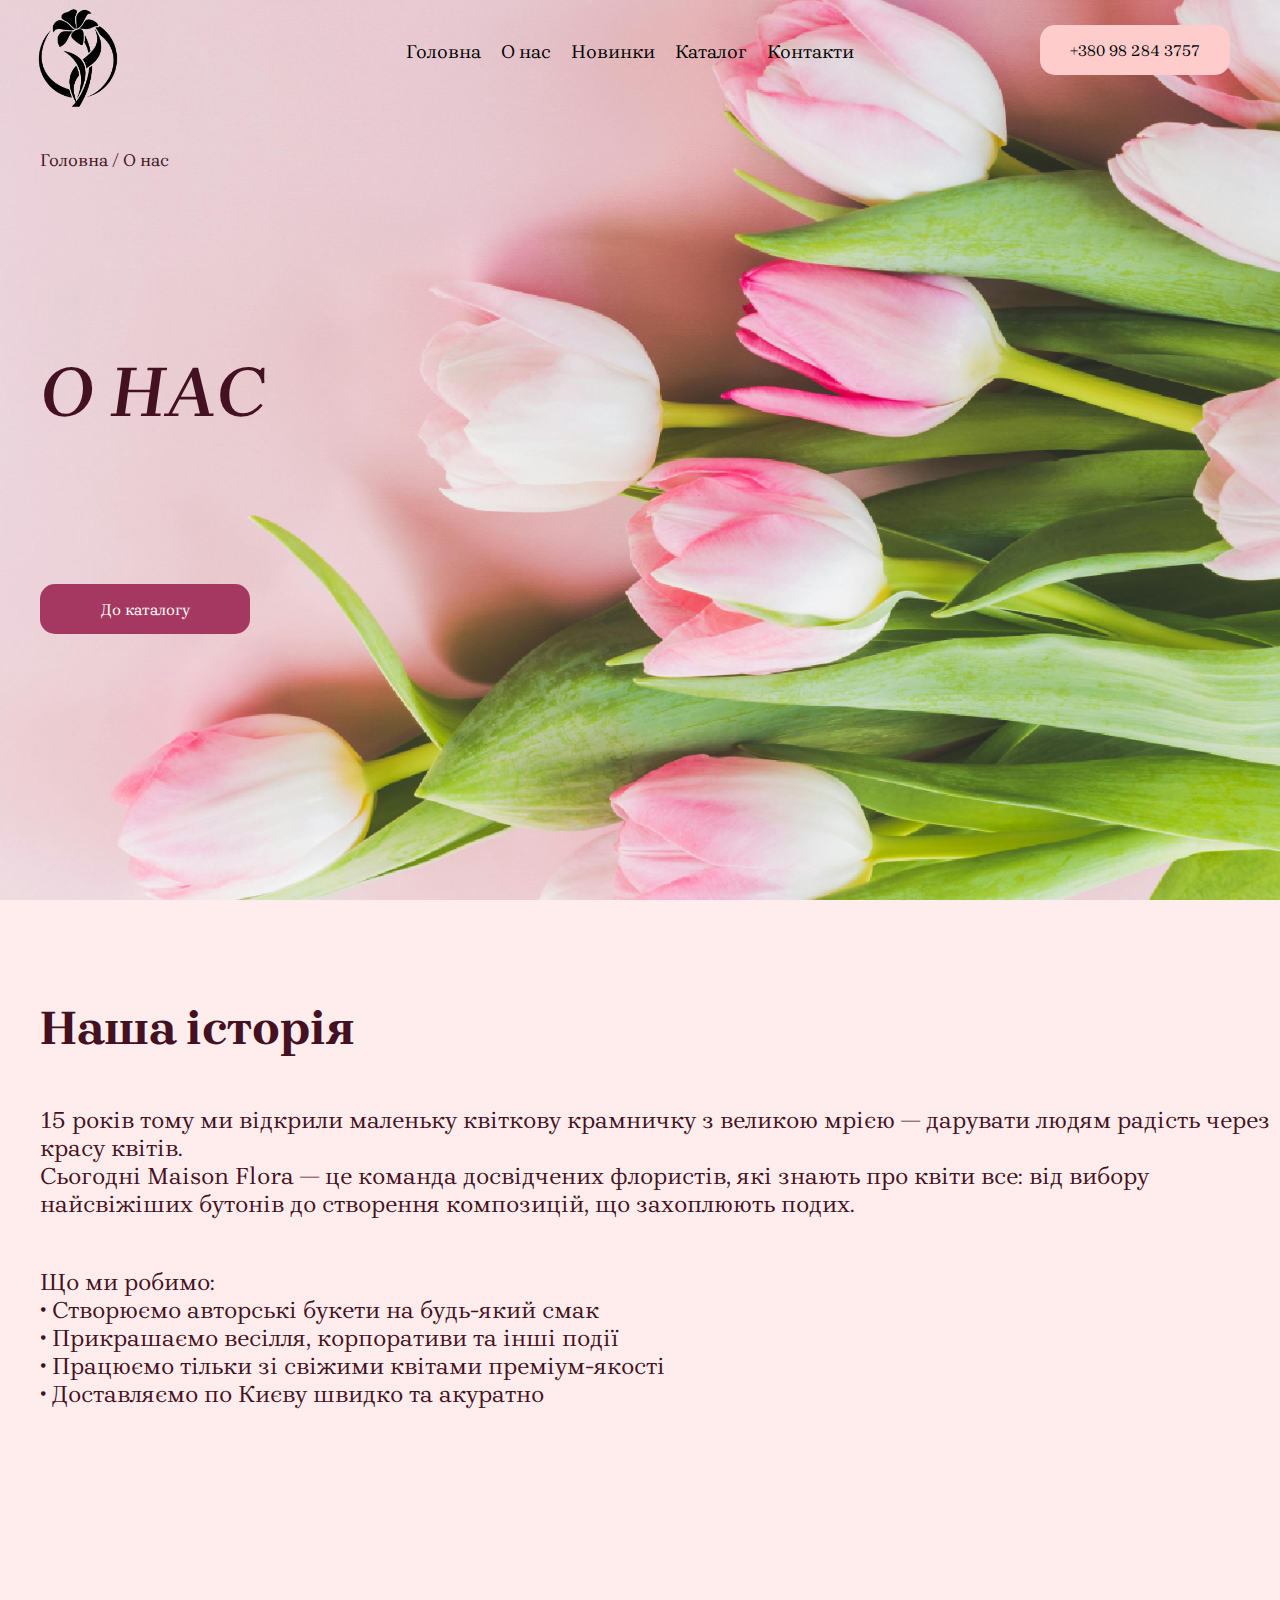
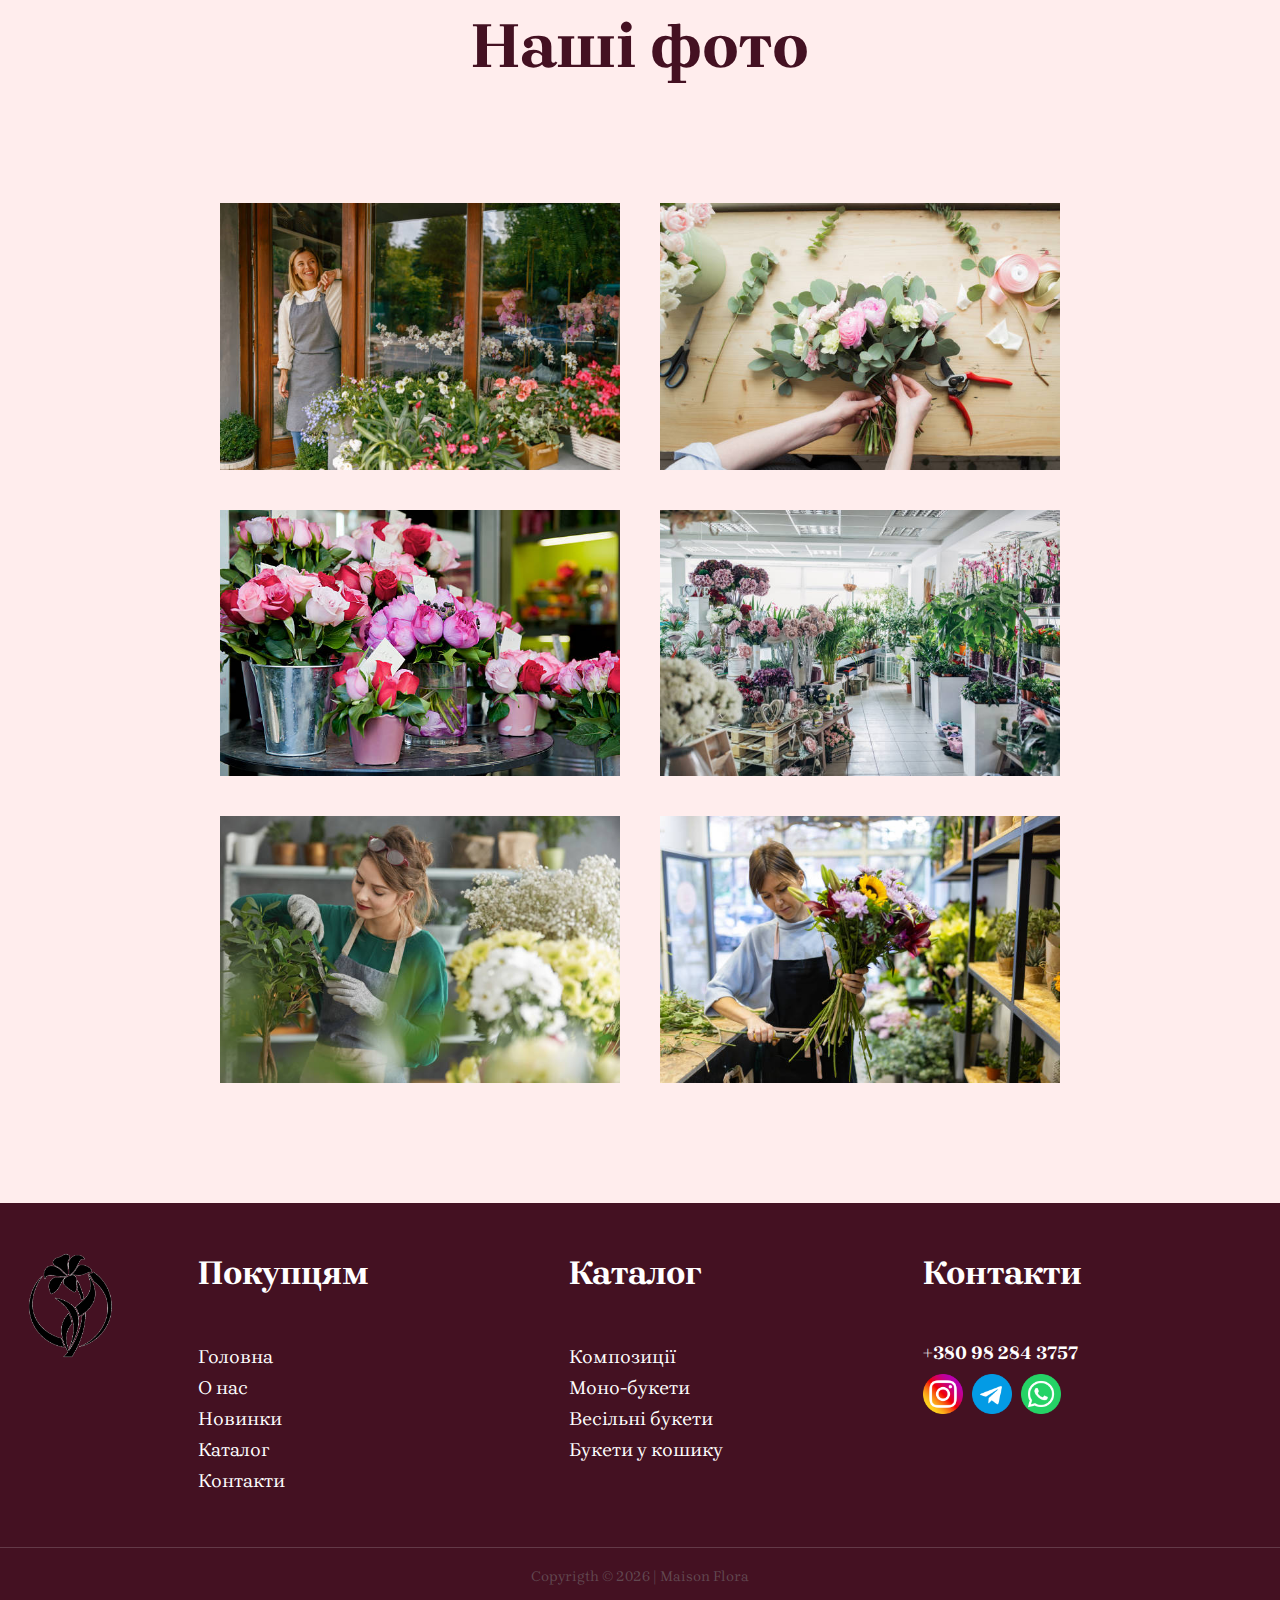
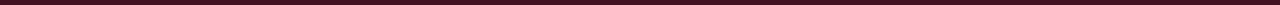
<file: index2.html>
<!DOCTYPE html>
<html lang="en">
<head>
    <meta charset="UTF-8">
    <meta name="viewport" content="width=device-width, initial-scale=1.0">
    <link rel="stylesheet" href="/css/main2.css">
    <link rel="preconnect" href="https://fonts.googleapis.com">
    <link rel="preconnect" href="https://fonts.gstatic.com" crossorigin>
    <link href="https://fonts.googleapis.com/css2?family=Brygada+1918:ital,wght@0,400..700;1,400..700&family=Source+Serif+4:ital,opsz@0,8..60;1,8..60&display=swap" rel="stylesheet">
    <title>Maison Flora</title>
</head>
<body>


    <section class="home" id="home">

        <nav>

        <a href="index.html"> <img src="/assets/logo.png"> </a>

        <ul class="sidebar">
            <li onclick="hideSidebar()"><img src="/assets/xmark.png" alt=""></li>
            <li><a href="index.html">Головна</a></li>
            <li><a href="index2.html">О нас</a></li>
            <li><a href="index3.html">Новинки</a></li>
            <li><a href="index4.html">Каталог</a></li>
            <li><a href="index5.html">Контакти</a></li>
            <div class="text1">
                <h1>+380 98 284 3757</h1>
            </div>
        </ul>

        <ul class="navbar">
            <li class="hideOnMobile"><a href="index.html">Головна</a></li>
            <li class="hideOnMobile"><a href="index2.html">О нас</a></li>
            <li class="hideOnMobile"><a href="index3.html">Новинки</a></li>
            <li class="hideOnMobile"><a href="index4.html">Каталог</a></li>
            <li class="hideOnMobile"><a href="index5.html">Контакти</a></li>
            <li onclick="showSidebar()"><img src="/assets/menu.png" alt=""></li>
        </ul>

        <div class="text">
            <h1>+380 98 284 3757</h1>
        </div>

    </nav>

        <div class="main-text">
            <p><a href="index.html">Головна</a> / <a href="index2.html">О нас</a></p>
            <h1><i>О НАС</i></h1>
        </div>

        <div class="button">
            <a href="index4.html">До каталогу</a>
        </div>

    </section>

    <section class="about-us">

        <div class="main-text">
            <h1>Наша історія</h1>
            <p>15 років тому ми відкрили маленьку квіткову крамничку з великою мрією — дарувати людям радість через красу квітів. <br>

Сьогодні Maison Flora — це команда досвідчених флористів, які знають про квіти все: від вибору найсвіжіших бутонів до створення композицій, що захоплюють подих. <br>
<div class="span">
Що ми робимо: <br>

• Створюємо авторські букети на будь-який смак<br>
• Прикрашаємо весілля, корпоративи та інші події<br>
• Працюємо тільки зі свіжими квітами преміум-якості<br>
• Доставляємо по Києву швидко та акуратно<br>
</div></p>
        </div>

    </section>

    <section class="photos">

        <div class="main-text">
            <h1>Наші фото</h1>
        </div>

        <div class="images">
            <img src="/assets/salon1.jpg">
            <img src="/assets/salon2.jpg">
            <img src="/assets/salon5.jpg">
            <img src="/assets/salon6.jpg">
            <img src="/assets/salon4.jpg">
            <img src="/assets/salon7.jpg">
        </div>

    </section>


    <section class="footer" id="footer">

        <div class="box-container">

            <div class="image">
                    <img src="/assets/logo.png">
            </div>

                <div class="box">

                    <div class="text">
                        <h2>Покупцям</h2>
                    </div>

                    <ul class="content">
                        <li><a href="index.html">Головна</a></li>
                        <li><a href="index2.html">О нас</a></li>
                        <li><a href="index3.html">Новинки</a></li>
                        <li><a href="index4.html">Каталог</a></li>
                        <li><a href="index5.html">Контакти</a></li>
                    </ul>

                </div>

                <div class="box">
                    <div class="text">
                        <h2>Каталог</h2>
                    </div>

                    <ul class="content">
                        <li><a href="index6.html">Композиції</a></li>
                        <li><a href="index7.html">Моно-букети</a></li>
                        <li><a href="index8.html">Весільні букети </a></li>
                        <li><a href="index9.html">Букети у кошику</a></li>
                    </ul>
                </div>

                <div class="box">
                    <div class="text">
                        <h2>Контакти</h2>
                    </div>

                    <div class="number">
                        <h3>+380 98 284 3757</h3>
                    </div>

                    <div class="icons">
                        <img src="/assets/instagram.png">
                        <img src="/assets/telegram.png">
                        <img src="/assets/whatsapp.png">
                    </div>
                </div>

        </div>

        <div class="credit">Copyrigth © 2026 | Maison Flora</div>

    </section>




<script src="/js/script.js"></script>
    
</body>
</html>
</file>
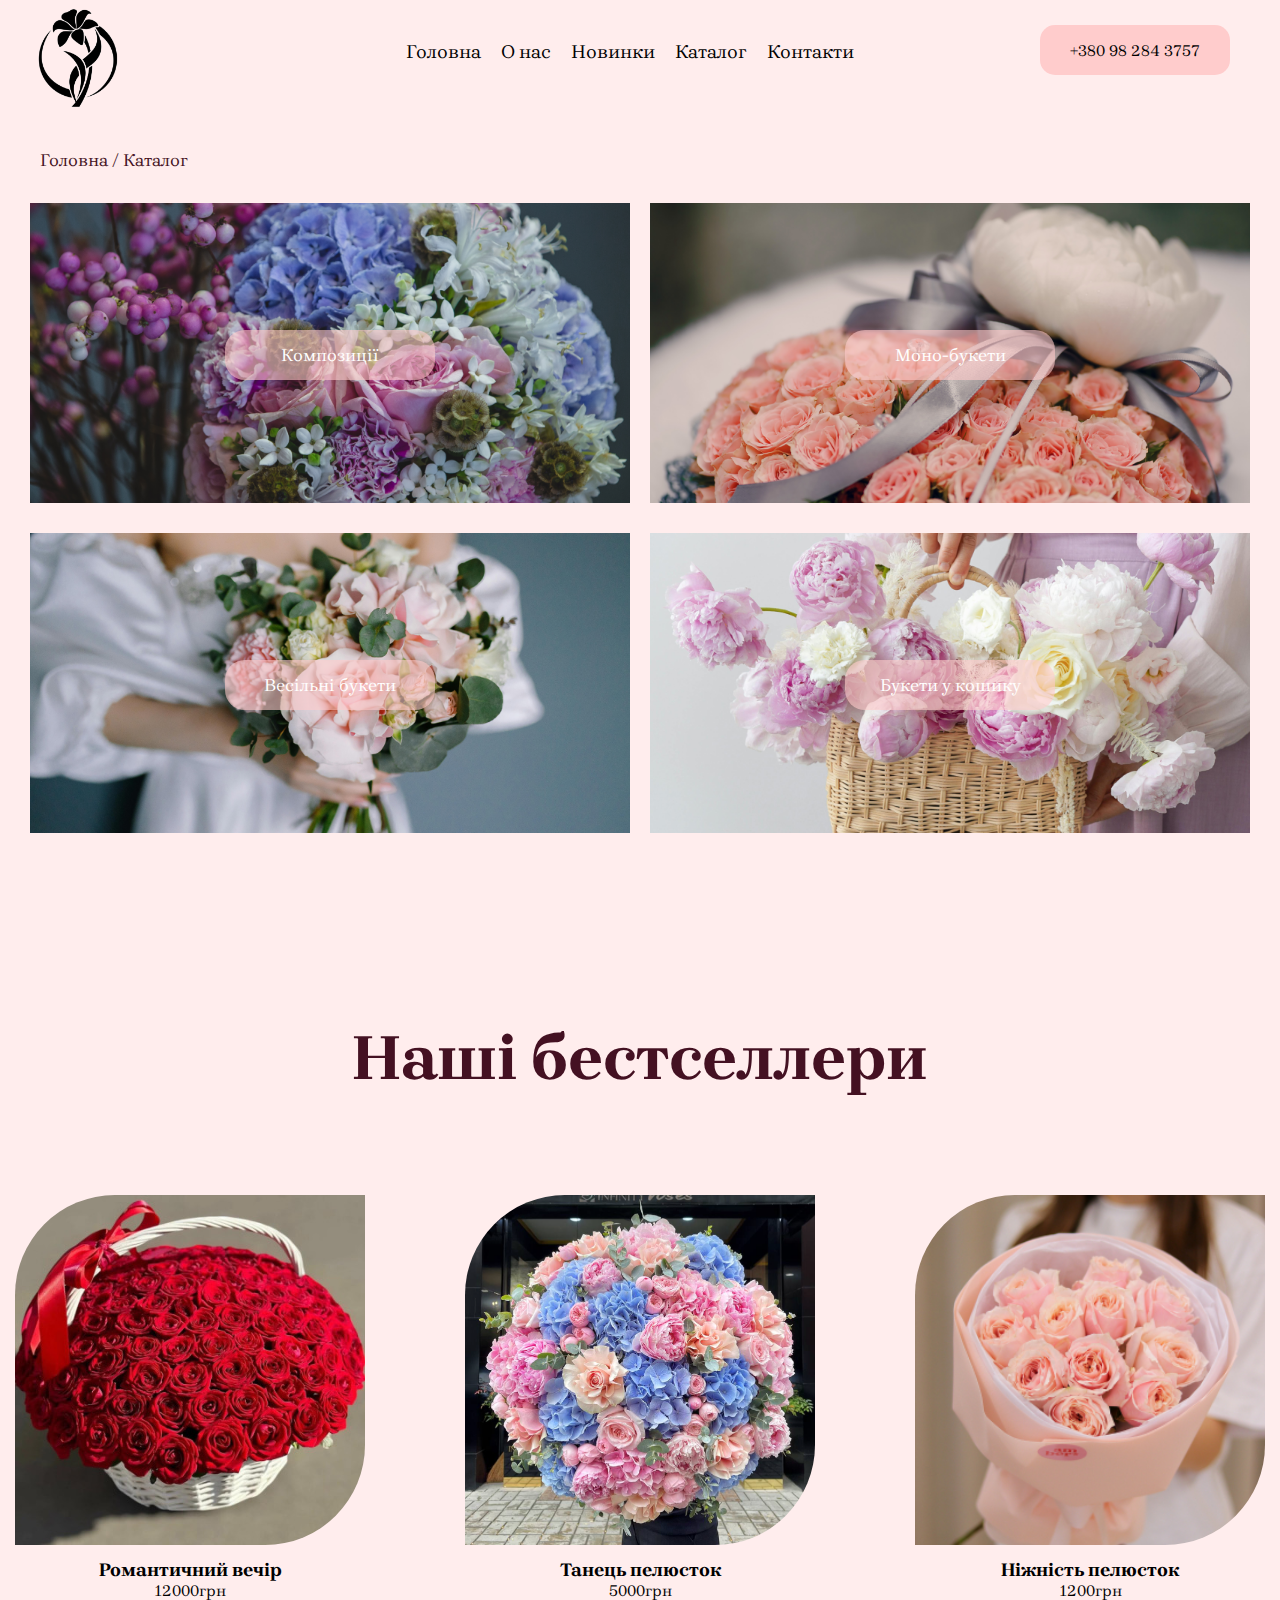
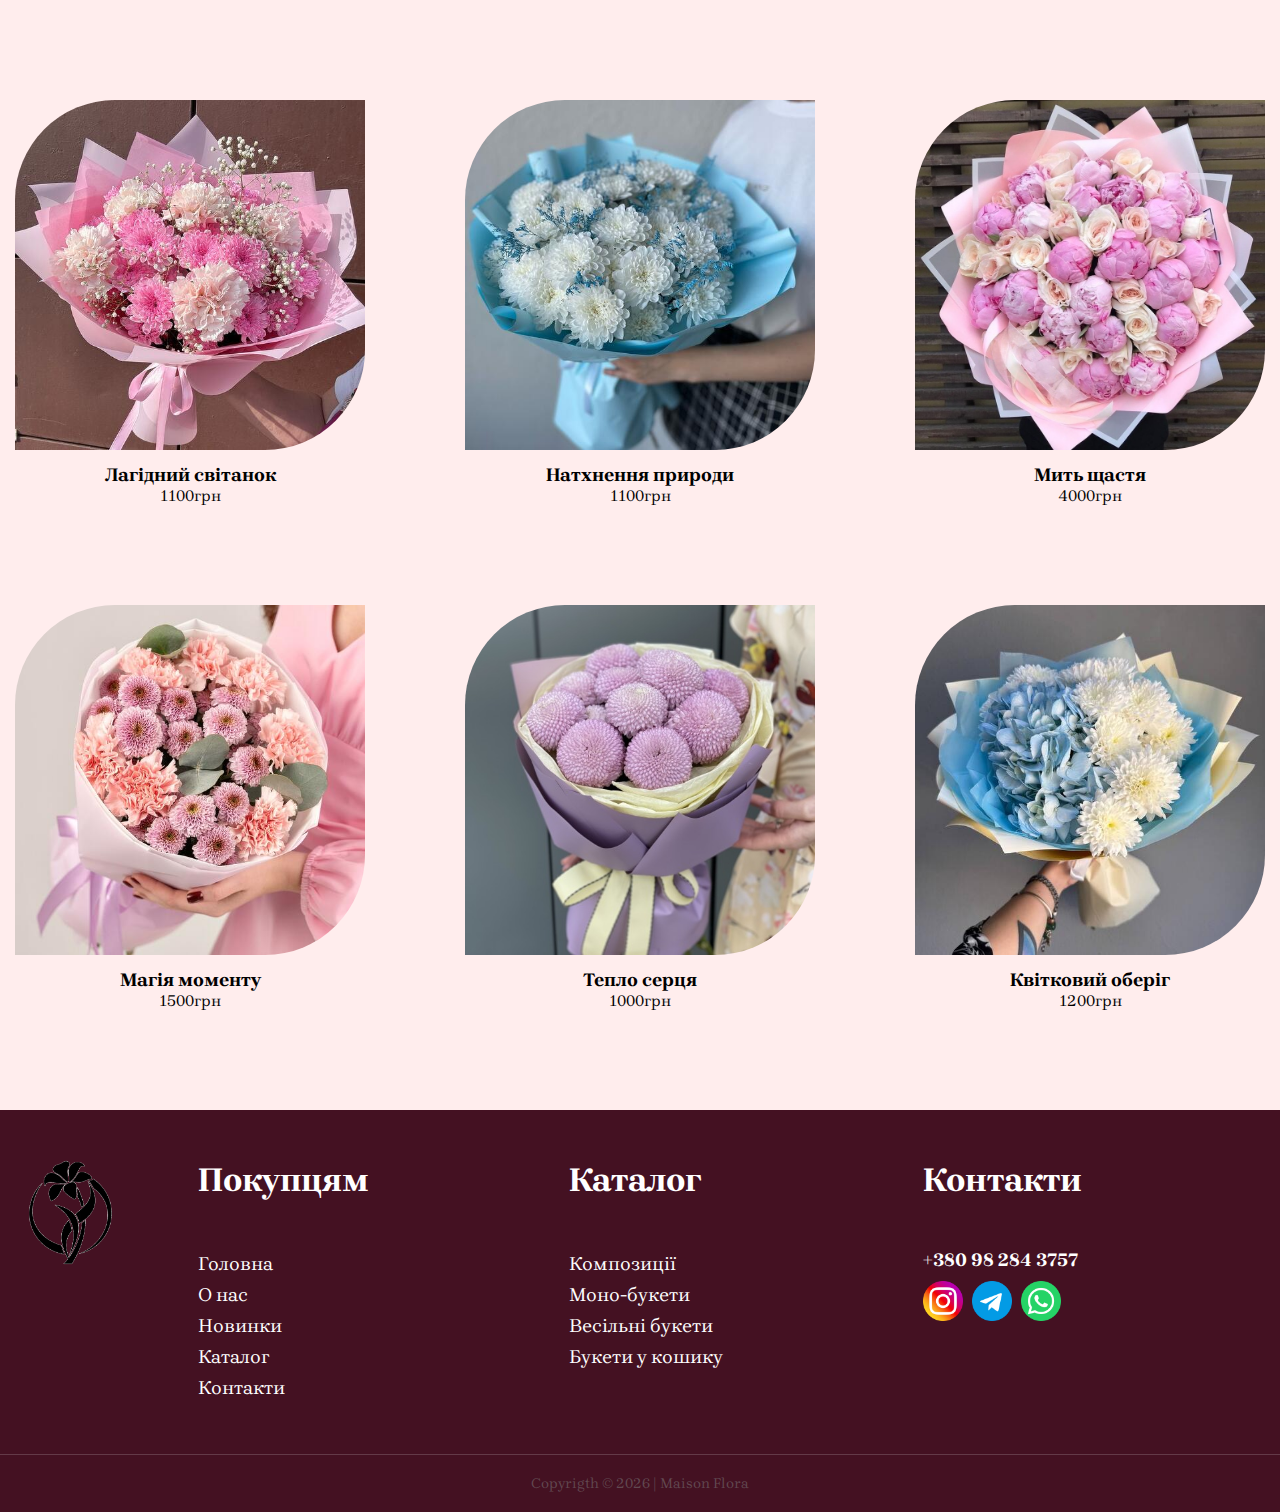
<file: index4.html>
<!DOCTYPE html>
<html lang="en">
<head>
    <meta charset="UTF-8">
    <meta name="viewport" content="width=device-width, initial-scale=1.0">
    <link rel="stylesheet" href="./css/main4.css">
    <link rel="preconnect" href="https://fonts.googleapis.com">
    <link rel="preconnect" href="https://fonts.gstatic.com" crossorigin>
    <link href="https://fonts.googleapis.com/css2?family=Brygada+1918:ital,wght@0,400..700;1,400..700&family=Source+Serif+4:ital,opsz@0,8..60;1,8..60&display=swap" rel="stylesheet">
    <title>Maison Flora</title>
</head>
<body>


    <section class="home" id="home">

        <nav>

        <a href="index.html"> <img src="./assets/logo.png"> </a>

        <ul class="sidebar">
            <li onclick="hideSidebar()"><img src="./assets/xmark.png" alt=""></li>
            <li><a href="index.html">Головна</a></li>
            <li><a href="index2.html">О нас</a></li>
            <li><a href="index3.html">Новинки</a></li>
            <li><a href="index4.html">Каталог</a></li>
            <li><a href="index5.html">Контакти</a></li>
            <div class="text1">
                <h1>+380 98 284 3757</h1>
            </div>
        </ul>

        <ul class="navbar">
            <li class="hideOnMobile"><a href="index.html">Головна</a></li>
            <li class="hideOnMobile"><a href="index2.html">О нас</a></li>
            <li class="hideOnMobile"><a href="index3.html">Новинки</a></li>
            <li class="hideOnMobile"><a href="index4.html">Каталог</a></li>
            <li class="hideOnMobile"><a href="index5.html">Контакти</a></li>
            <li onclick="showSidebar()"><img src="./assets/menu.png" alt=""></li>
        </ul>

        <div class="text">
            <h1>+380 98 284 3757</h1>
        </div>

    </nav>

        <div class="main-text">
            <p><a href="index.html">Головна</a> / <a href="index4.html">Каталог</a></p>
        </div>


        <section class="katalog" id="katalog">

            <div class="box-container">

                <div class="box">
                    <div class="image">
                        <img src="./assets/composition.jpg">
                    </div>

                    <div class="text">
                        <a href="index6.html">Композиції</a>
                    </div>
                </div>

                <div class="box">
                    <div class="image">
                        <img src="./assets/mono_buket.jpg">
                    </div>

                    <div class="text">
                        <a href="index7.html">Моно-букети</a>
                    </div>
                </div>

                <div class="box">
                    <div class="image">
                        <img src="./assets/wedding_buket1.jpg">
                    </div>

                    <div class="text">
                        <a href="index8.html">Весільні букети</a>
                    </div>
                </div>

                <div class="box">
                    <div class="image">
                        <img src="./assets/basket.jpg">
                    </div>

                    <div class="text">
                        <a href="index9.html">Букети у кошику</a>
                    </div>
                </div>

            </div>
        
        </section>

    </section>

    <section class="bestsellers">
        
        <div class="main-text">
            <h1>Наші бестселлери</h1>
        </div>

        <div class="best">

            <div class="box-container">

                <div class="box">
                    <div class="image">
                        <img src="./assets/pic34.jpg">
                    </div>

                    <div class="text">
                        <h3>Романтичний вечір</h3>
                        <p>12000грн</p>
                    </div>
                </div>

                <div class="box">
                    <div class="image">
                        <img src="./assets/pic4.png">
                    </div>

                    <div class="text">
                        <h3>Танець пелюсток</h3>
                        <p>5000грн</p>
                    </div>
                </div>

                <div class="box">
                    <div class="image">
                        <img src="./assets/pic11.jpg">
                    </div>

                    <div class="text">
                        <h3>Ніжність пелюсток</h3>
                        <p>1200грн</p>
                    </div>
                </div>

                <div class="box">
                    <div class="image">
                        <img src="./assets/pic28.jpg">
                    </div>

                    <div class="text">
                        <h3>Лагідний світанок</h3>
                        <p>1100грн</p>
                    </div>
                </div>

                <div class="box">
                    <div class="image">
                        <img src="./assets/pic22.jpg">
                    </div>

                    <div class="text">
                        <h3>Натхнення природи</h3>
                        <p>1100грн</p>
                    </div>
                </div>

                <div class="box">
                    <div class="image">
                        <img src="./assets/pic6.jpg">
                    </div>

                    <div class="text">
                        <h3>Мить щастя</h3>
                        <p>4000грн</p>
                    </div>
                </div>



                <div class="box">
                    <div class="image">
                        <img src="./assets/pic20.jpg">
                    </div>

                    <div class="text">
                        <h3>Магія моменту</h3>
                        <p>1500грн</p>
                    </div>
                </div>

                <div class="box">
                    <div class="image">
                        <img src="./assets/pic21.jpg">
                    </div>

                    <div class="text">
                        <h3>Тепло серця</h3>
                        <p>1000грн</p>
                    </div>
                </div>

                <div class="box">
                    <div class="image">
                        <img src="./assets/pic23.jpg">
                    </div>

                    <div class="text">
                        <h3>Квітковий оберіг</h3>
                        <p>1200грн</p>
                    </div>
                </div>

            </div>

        </div>

    </section>

    <section class="footer" id="footer">

        <div class="box-container">

            <div class="image">
                    <img src="./assets/logo.png">
            </div>

                <div class="box">

                    <div class="text">
                        <h2>Покупцям</h2>
                    </div>

                    <ul class="content">
                        <li><a href="index.html">Головна</a></li>
                        <li><a href="index2.html">О нас</a></li>
                        <li><a href="index3.html">Новинки</a></li>
                        <li><a href="index4.html">Каталог</a></li>
                        <li><a href="index5.html">Контакти</a></li>
                    </ul>

                </div>

                <div class="box">
                    <div class="text">
                        <h2>Каталог</h2>
                    </div>

                    <ul class="content">
                        <li><a href="index6.html">Композиції</a></li>
                        <li><a href="index7.html">Моно-букети</a></li>
                        <li><a href="index8.html">Весільні букети </a></li>
                        <li><a href="index9.html">Букети у кошику</a></li>
                    </ul>
                </div>

                <div class="box">
                    <div class="text">
                        <h2>Контакти</h2>
                    </div>

                    <div class="number">
                        <h3>+380 98 284 3757</h3>
                    </div>

                    <div class="icons">
                        <img src="./assets/instagram.png">
                        <img src="./assets/telegram.png">
                        <img src="./assets/whatsapp.png">
                    </div>
                </div>

        </div>

        <div class="credit">Copyrigth © 2026 | Maison Flora</div>

    </section>
<script src="./js/script.js"></script>
</body>
</html>
</file>
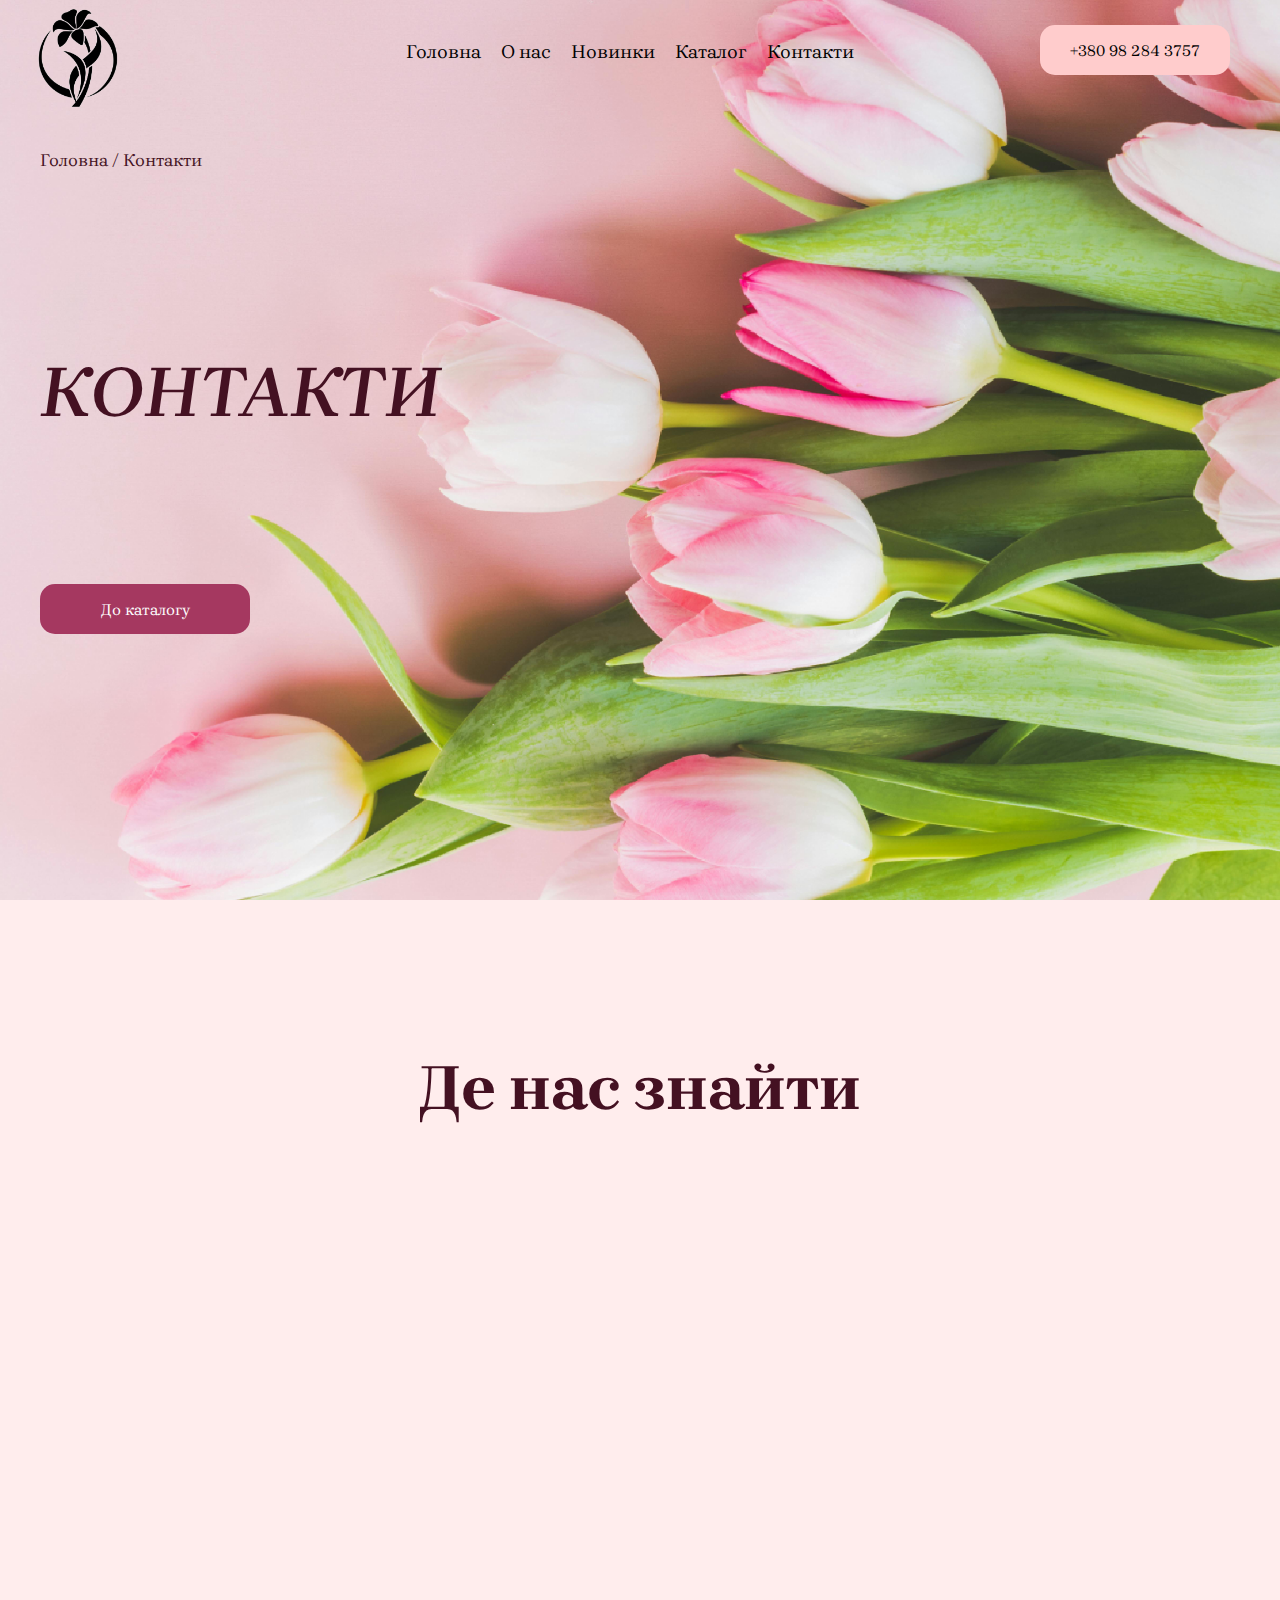
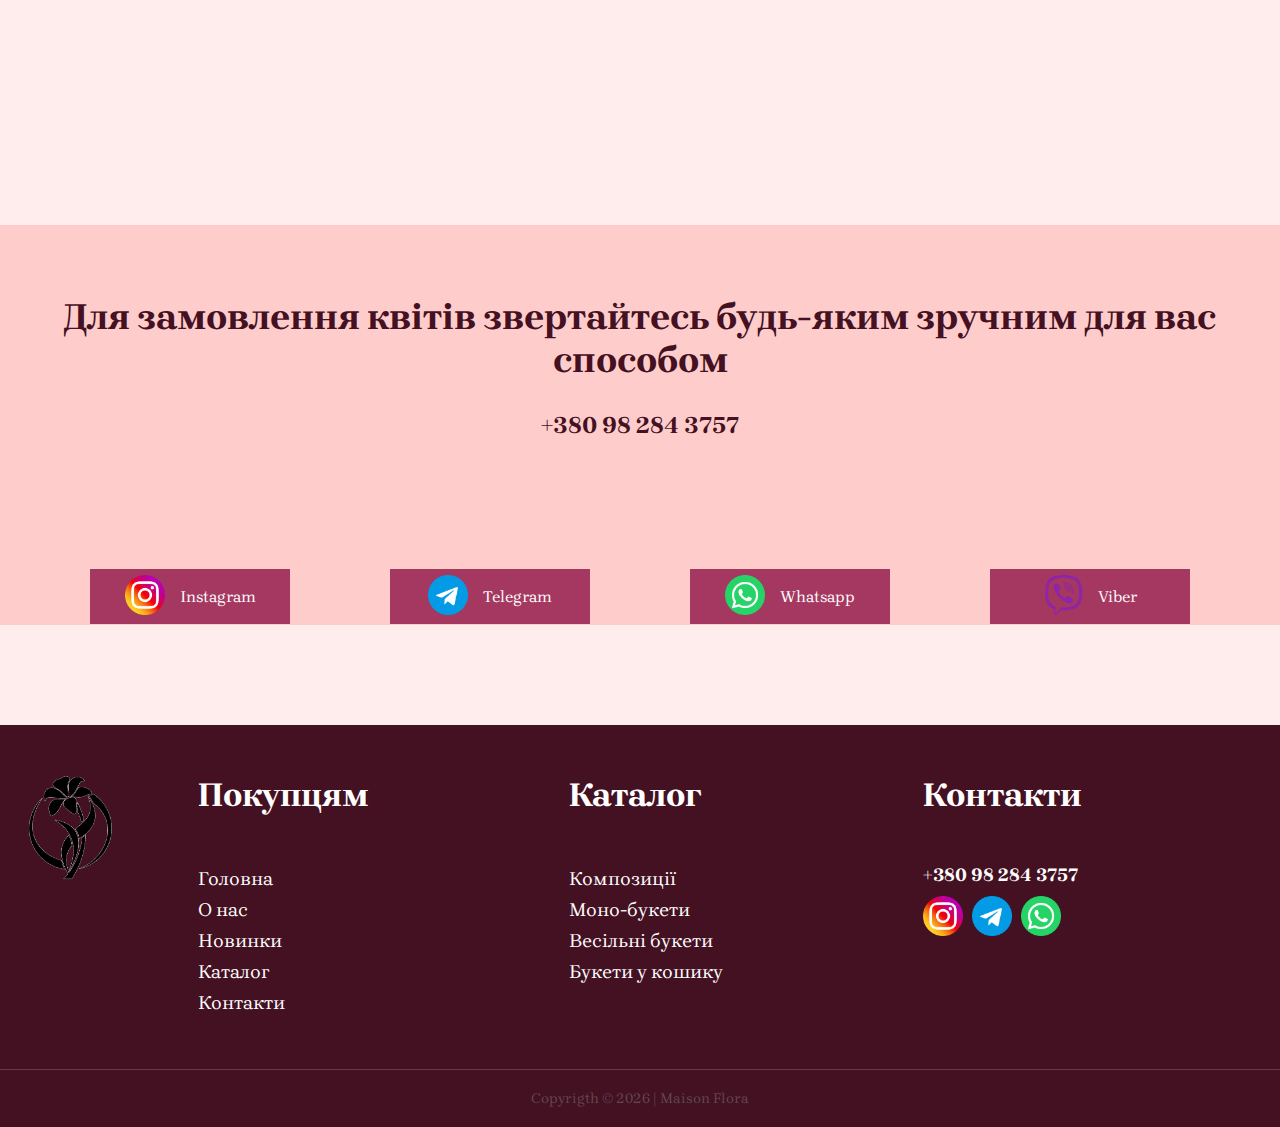
<file: index5.html>
<!DOCTYPE html>
<html lang="en">
<head>
    <meta charset="UTF-8">
    <meta name="viewport" content="width=device-width, initial-scale=1.0">
    <link rel="stylesheet" href="./css/main5.css">
    <link rel="preconnect" href="https://fonts.googleapis.com">
    <link rel="preconnect" href="https://fonts.gstatic.com" crossorigin>
    <link href="https://fonts.googleapis.com/css2?family=Brygada+1918:ital,wght@0,400..700;1,400..700&family=Source+Serif+4:ital,opsz@0,8..60;1,8..60&display=swap" rel="stylesheet">
    <title>Maison Flora</title>
</head>
<body>


    <section class="home" id="home">

        <nav>

        <a href="index.html"> <img src="./assets/logo.png"> </a>

        <ul class="sidebar">
            <li onclick="hideSidebar()"><img src="./assets/xmark.png" alt=""></li>
            <li><a href="index.html">Головна</a></li>
            <li><a href="index2.html">О нас</a></li>
            <li><a href="index3.html">Новинки</a></li>
            <li><a href="index4.html">Каталог</a></li>
            <li><a href="index5.html">Контакти</a></li>
            <div class="text1">
                <h1>+380 98 284 3757</h1>
            </div>
        </ul>

        <ul class="navbar">
            <li class="hideOnMobile"><a href="index.html">Головна</a></li>
            <li class="hideOnMobile"><a href="index2.html">О нас</a></li>
            <li class="hideOnMobile"><a href="index3.html">Новинки</a></li>
            <li class="hideOnMobile"><a href="index4.html">Каталог</a></li>
            <li class="hideOnMobile"><a href="index5.html">Контакти</a></li>
            <li onclick="showSidebar()"><img src="./assets/menu.png" alt=""></li>
        </ul>

        <div class="text">
            <h1>+380 98 284 3757</h1>
        </div>

    </nav>

        <div class="main-text">
            <p><a href="index.html">Головна</a> / <a href="index5.html">Контакти</a></p>
            <h1><i>КОНТАКТИ</i></h1>
        </div>

        <div class="button">
            <a href="index4.html">До каталогу</a>
        </div>

    </section>

    <section class="contacts" id="contacts">

        <div class="main-text">
            <h1>Де нас знайти</h1>
        </div>

        <div class="where">

            <div class="maps">
                <iframe src="https://www.google.com/maps/embed?pb=!1m18!1m12!1m3!1d2536.6114309800614!2d30.60877557624643!3d50.52279637160606!2m3!1f0!2f0!3f0!3m2!1i1024!2i768!4f13.1!3m3!1m2!1s0x40d4d11bb20b34b1%3A0x23335f31fb712e3a!2z0YPQuy4g0JzQsNGA0LjQvdGLINCm0LLQtdGC0LDQtdCy0L7QuSwgMTEsINCa0LjQtdCyLCAwMjAwMA!5e0!3m2!1sru!2sua!4v1767996334394!5m2!1sru!2sua" width="600" height="450" style="border:0;" allowfullscreen="" loading="lazy" referrerpolicy="no-referrer-when-downgrade"></iframe>
                <iframe src="https://www.google.com/maps/embed?pb=!1m18!1m12!1m3!1d2538.0680799766387!2d30.519273276244576!3d50.495690671600904!2m3!1f0!2f0!3f0!3m2!1i1024!2i768!4f13.1!3m3!1m2!1s0x40d4d1f96c5afc39%3A0x4db018ae89d52782!2z0L_RgNC-0YHQv9C10LrRgiDQktC-0LvQvtC00LjQvNC40YDQsCDQhtCy0LDRgdGO0LrQsCwgNiwg0JrQuNGX0LIsIDAyMDAw!5e0!3m2!1sru!2sua!4v1767996472179!5m2!1sru!2sua" width="600" height="450" style="border:0;" allowfullscreen="" loading="lazy" referrerpolicy="no-referrer-when-downgrade"></iframe>
            </div>
        </div>

        <div class="contact-us">
            <div class="main">
                <h3>Для замовлення квітів звертайтесь будь-яким зручним для вас способом</h3>
                <h4>+380 98 284 3757</h4>
            </div>

            <div class="icon">
                <div class="box-container">

                    <div class="box">
                        <div class="image">
                            <img src="./assets/instagram.png">
                        </div>

                        <div class="text">
                            <a href="#">Instagram</a>
                        </div>
                    </div>

                    <div class="box">
                        <div class="image">
                            <img src="./assets/telegram.png">
                        </div>

                        <div class="text">
                            <a href="#">Telegram</a>
                        </div>
                    </div>

                    <div class="box">
                        <div class="image">
                            <img src="./assets/whatsapp.png">
                        </div>

                        <div class="text">
                            <a href="#">Whatsapp</a>
                        </div>
                    </div>

                    <div class="box">
                        <div class="image">
                            <img src="./assets/viber.png">
                        </div>

                        <div class="text">
                            <a href="#">Viber</a>
                        </div>
                    </div>

                </div>
            </div>
        </div>

    </section>

    <section class="footer" id="footer">

        <div class="box-container">

            <div class="image">
                    <img src="./assets/logo.png">
            </div>

                <div class="box">

                    <div class="text">
                        <h2>Покупцям</h2>
                    </div>

                    <ul class="content">
                        <li><a href="index.html">Головна</a></li>
                        <li><a href="index2.html">О нас</a></li>
                        <li><a href="index3.html">Новинки</a></li>
                        <li><a href="index4.html">Каталог</a></li>
                        <li><a href="index5.html">Контакти</a></li>
                    </ul>

                </div>

                <div class="box">
                    <div class="text">
                        <h2>Каталог</h2>
                    </div>

                    <ul class="content">
                        <li><a href="index6.html">Композиції</a></li>
                        <li><a href="index7.html">Моно-букети</a></li>
                        <li><a href="index8.html">Весільні букети </a></li>
                        <li><a href="index9.html">Букети у кошику</a></li>
                    </ul>
                </div>

                <div class="box">
                    <div class="text">
                        <h2>Контакти</h2>
                    </div>

                    <div class="number">
                        <h3>+380 98 284 3757</h3>
                    </div>

                    <div class="icons">
                        <img src="./assets/instagram.png">
                        <img src="./assets/telegram.png">
                        <img src="./assets/whatsapp.png">
                    </div>
                </div>

        </div>

        <div class="credit">Copyrigth © 2026 | Maison Flora</div>

    </section>
<script src="./js/script.js"></script>
</body>
</html>
</file>
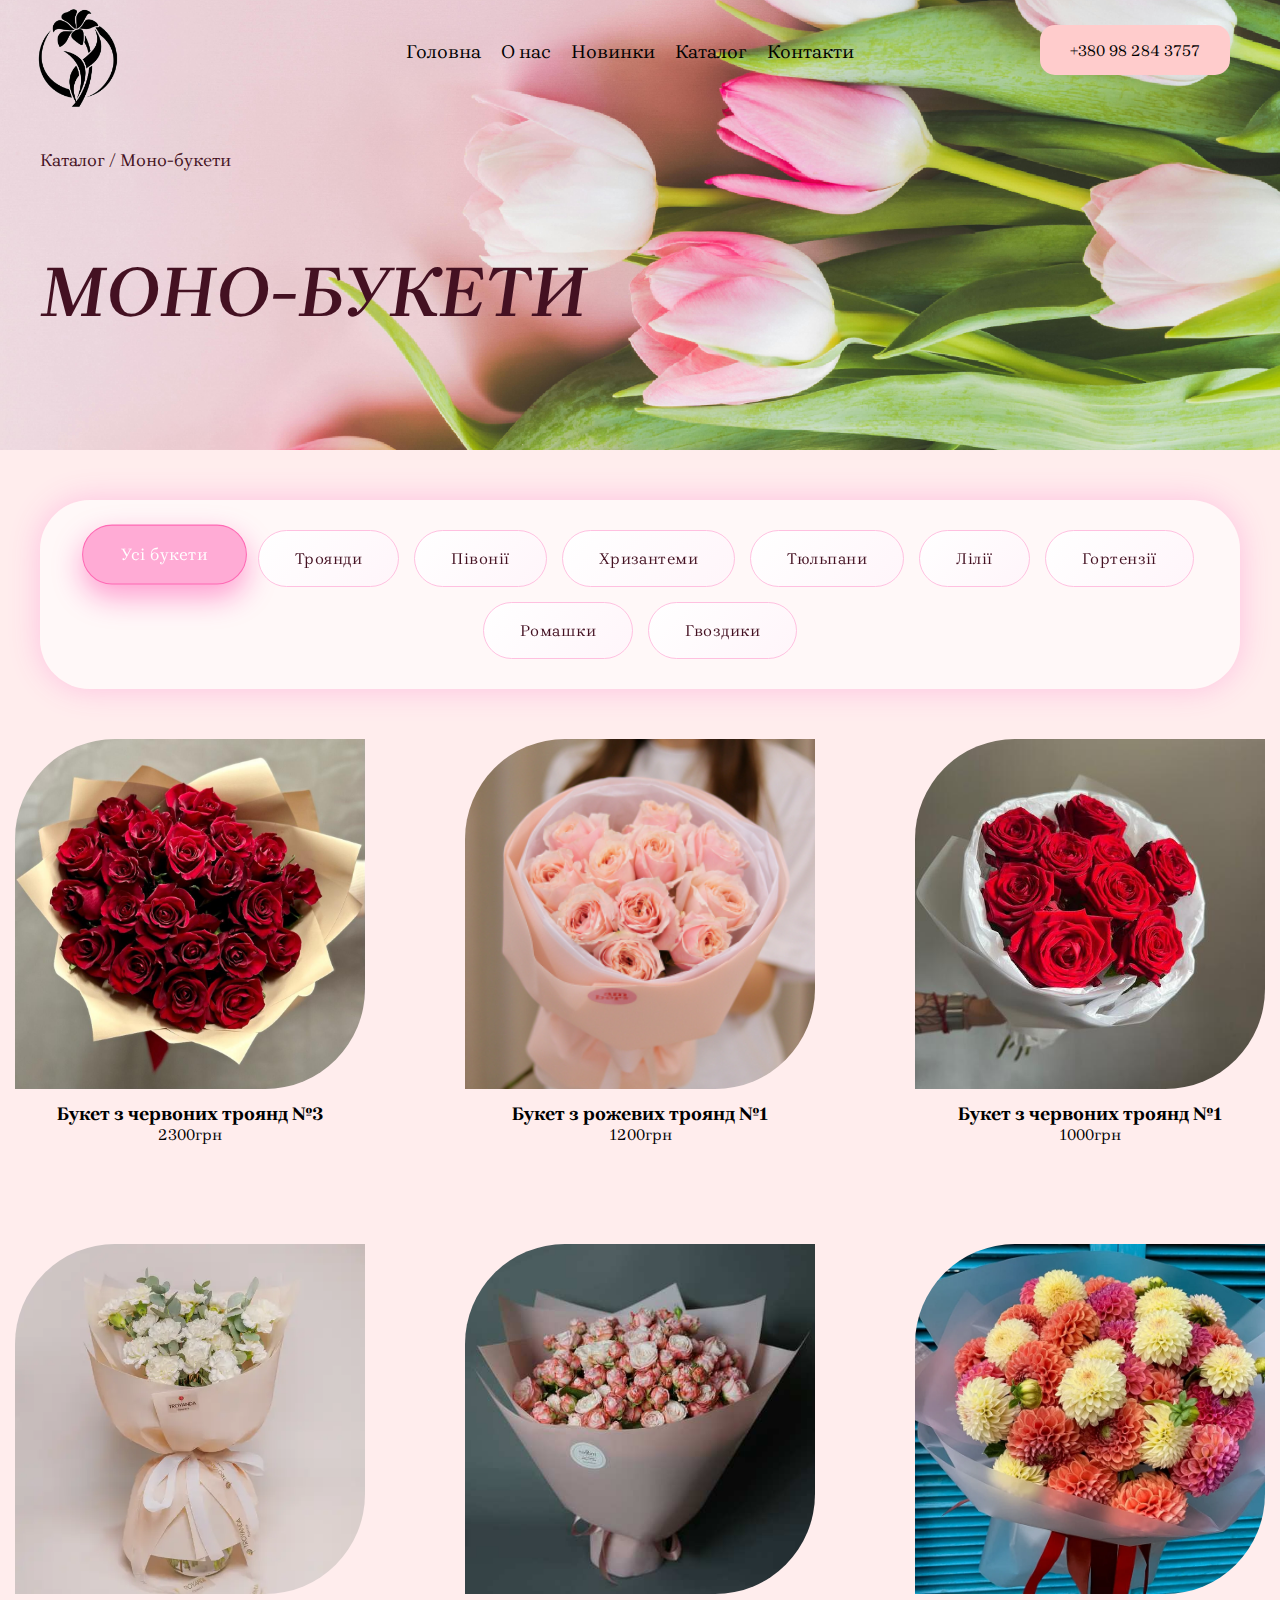
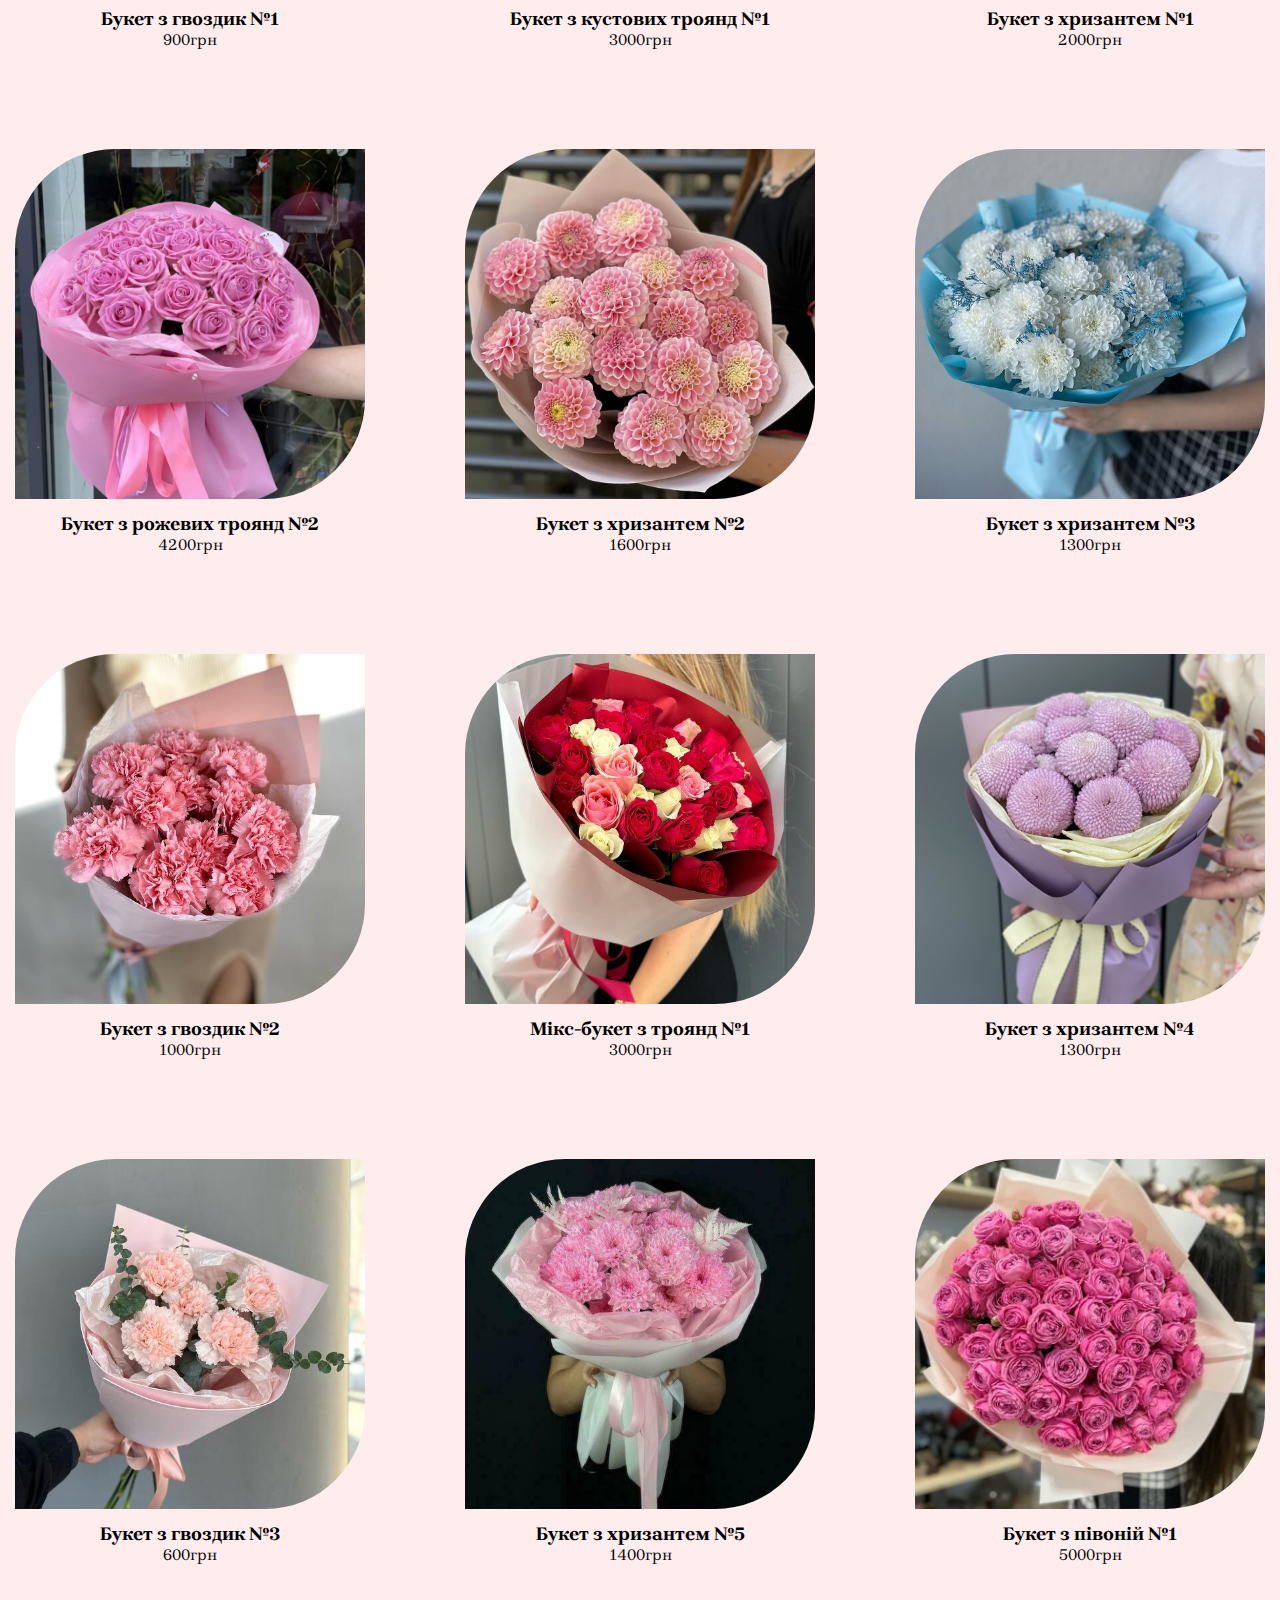
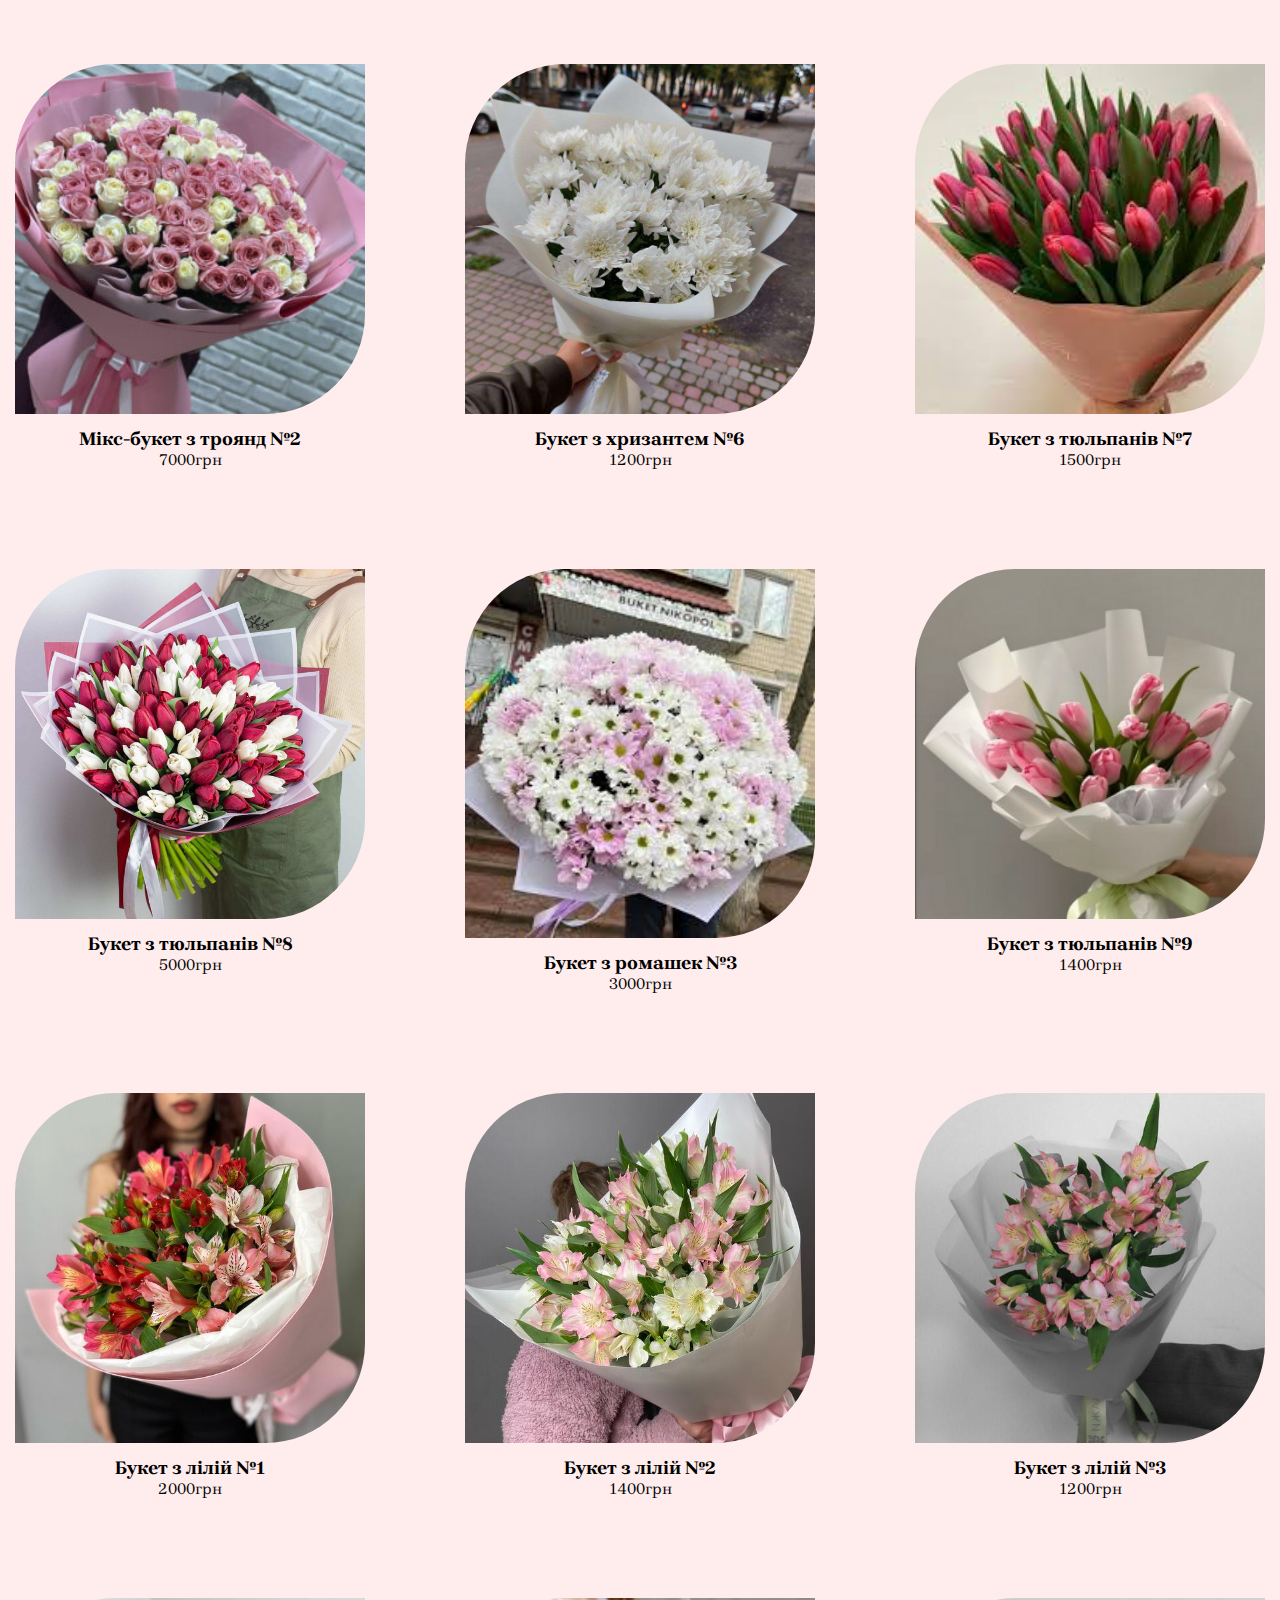
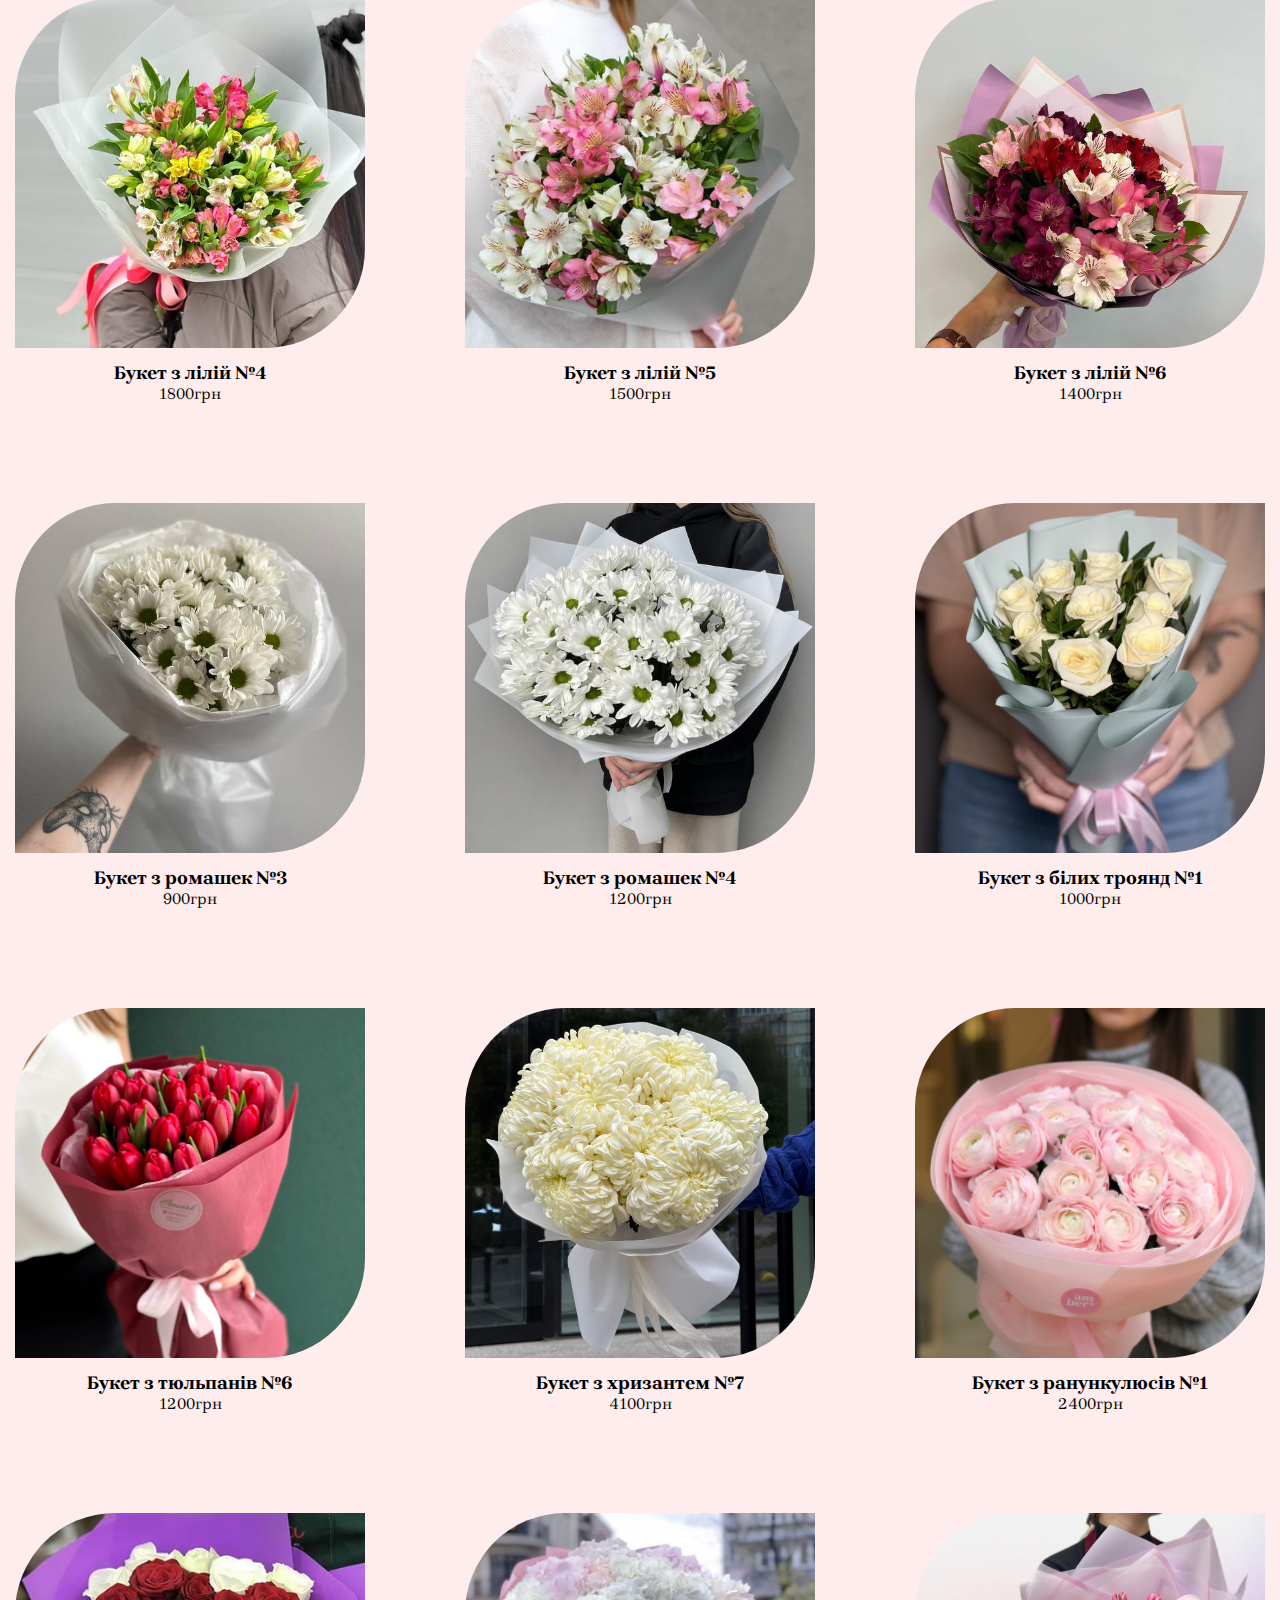
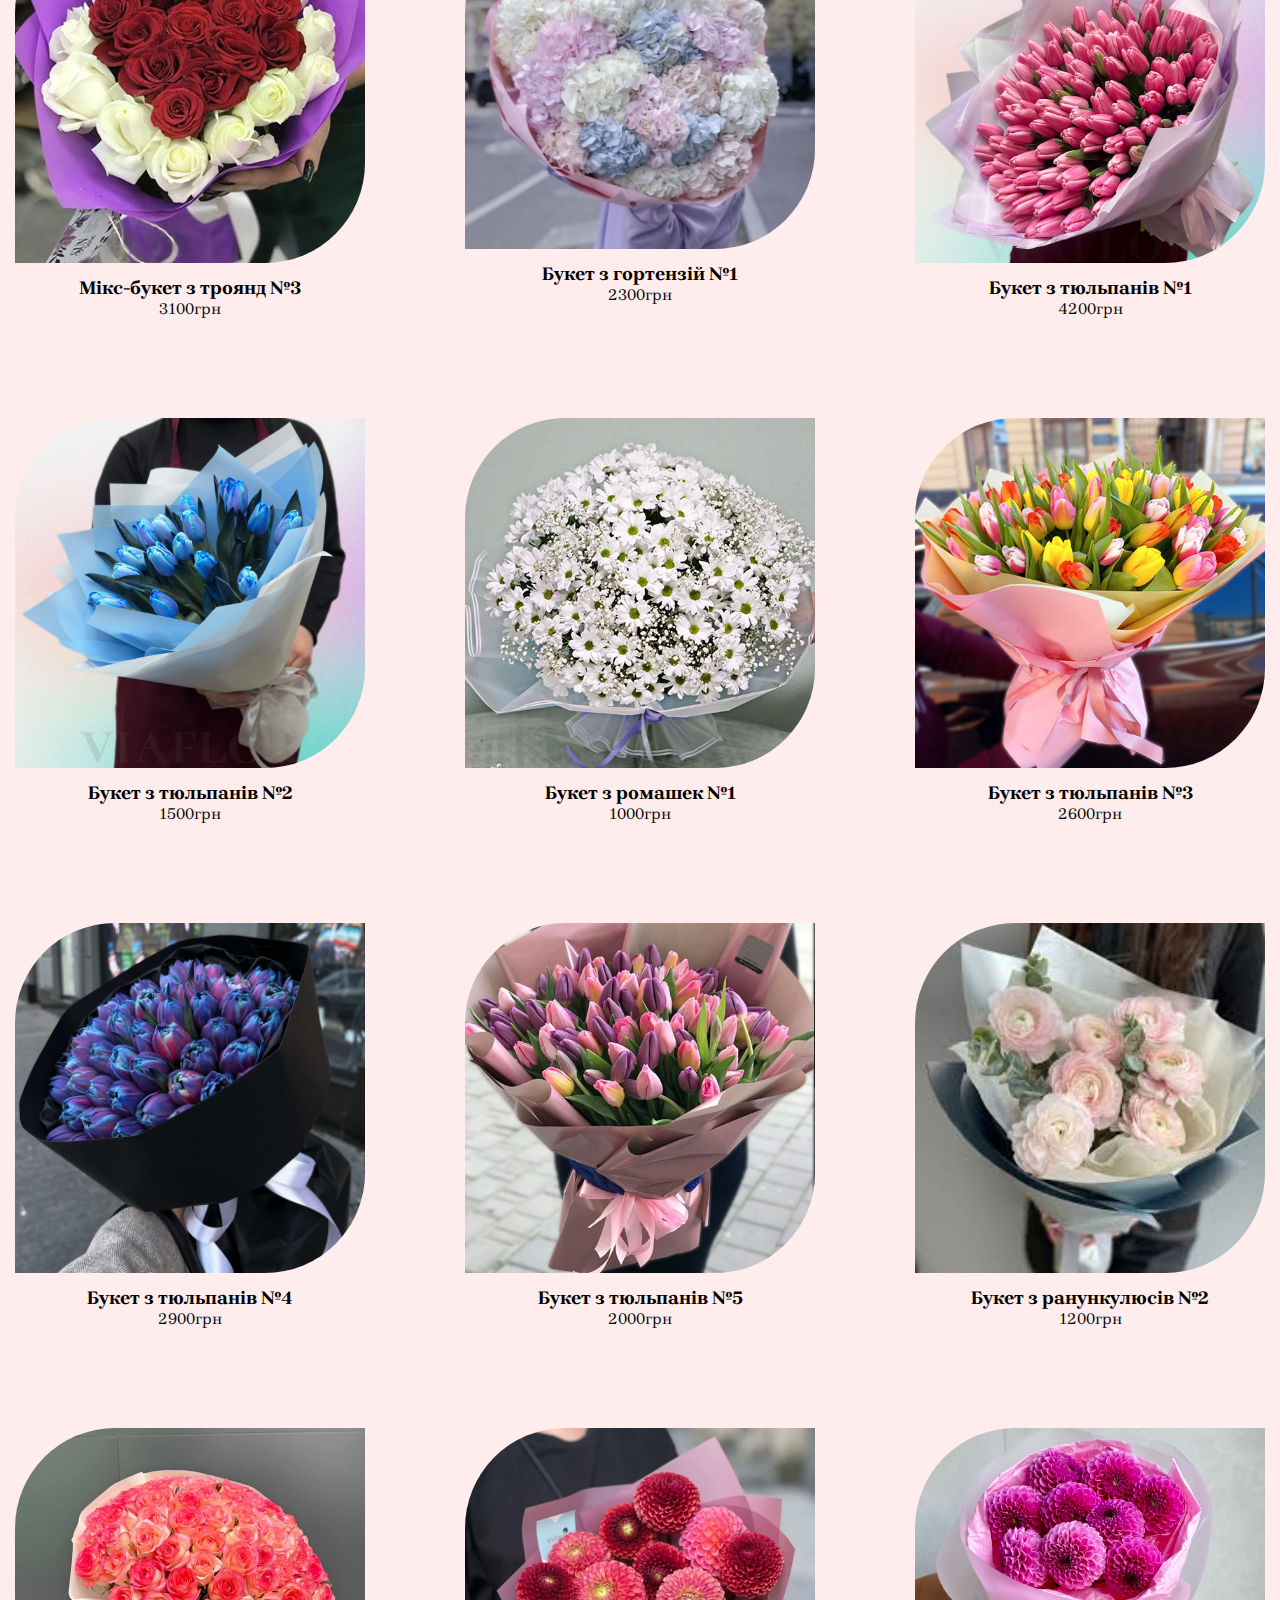
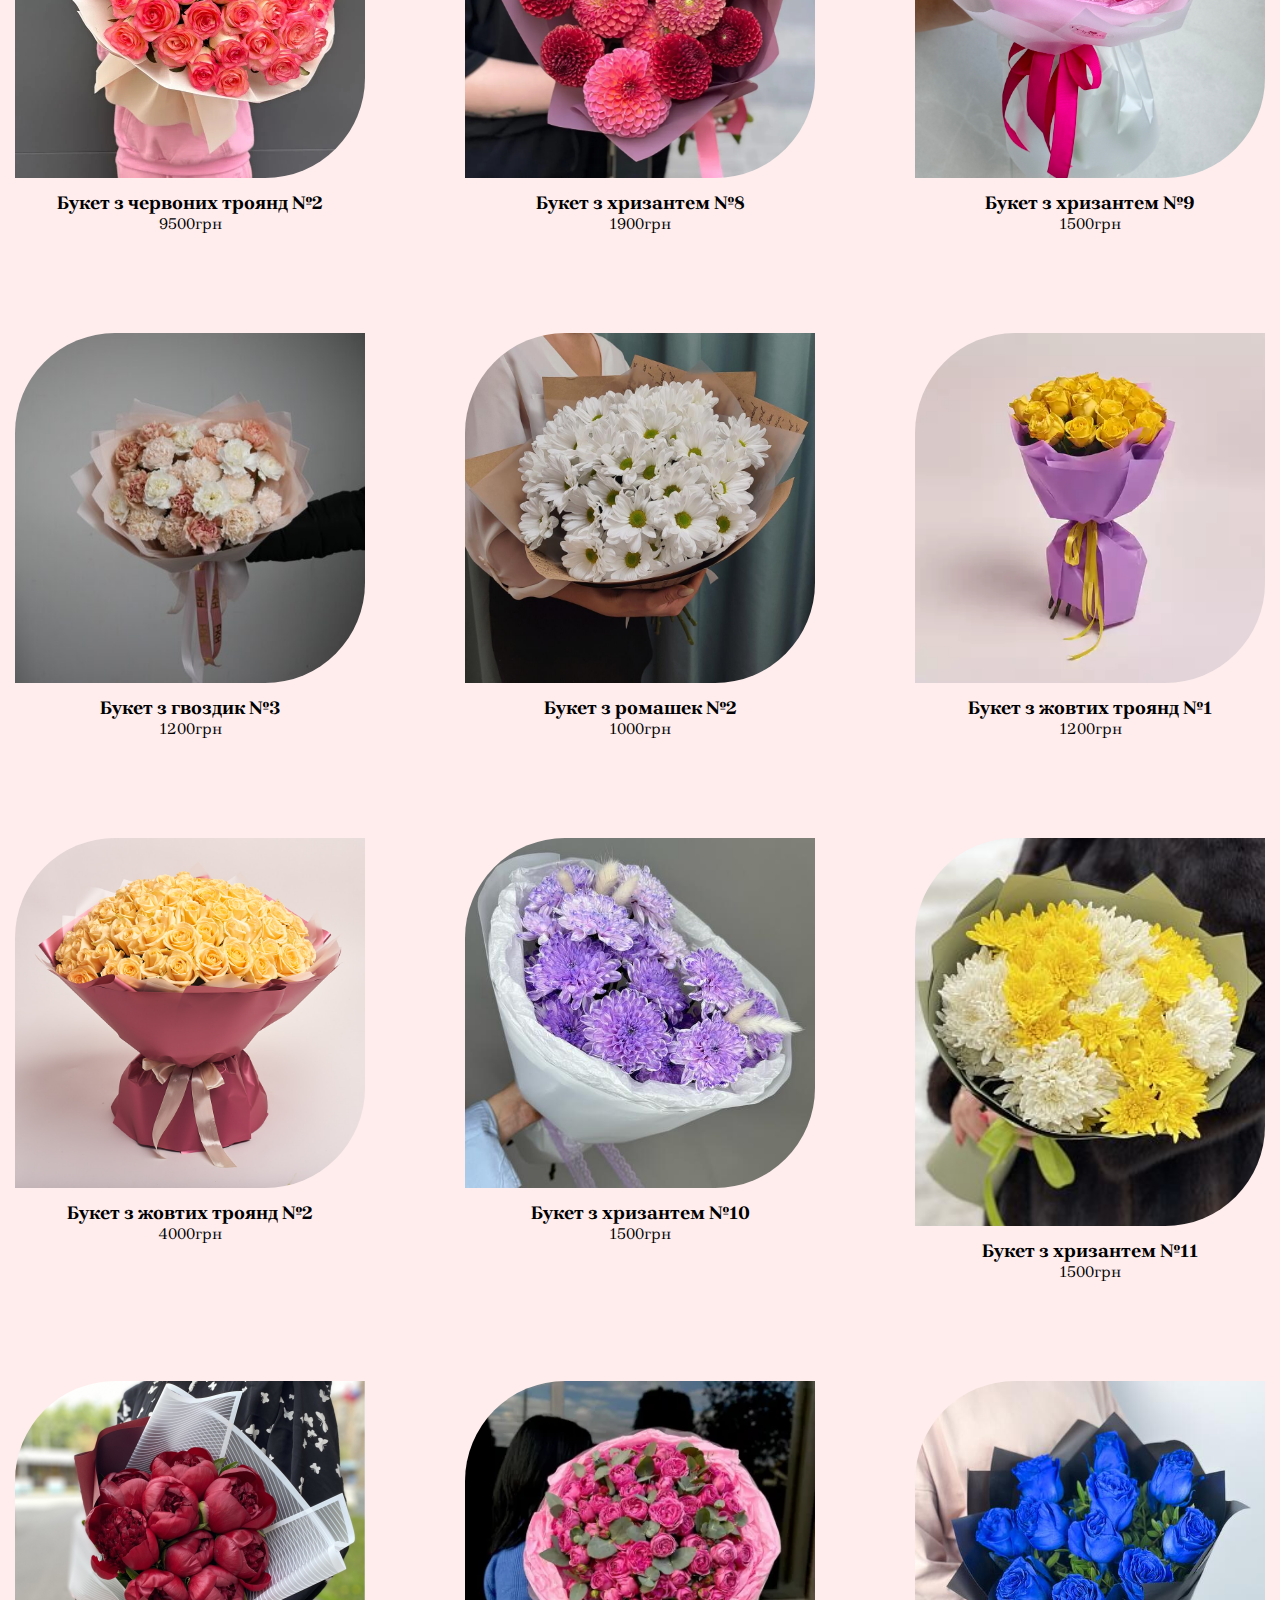
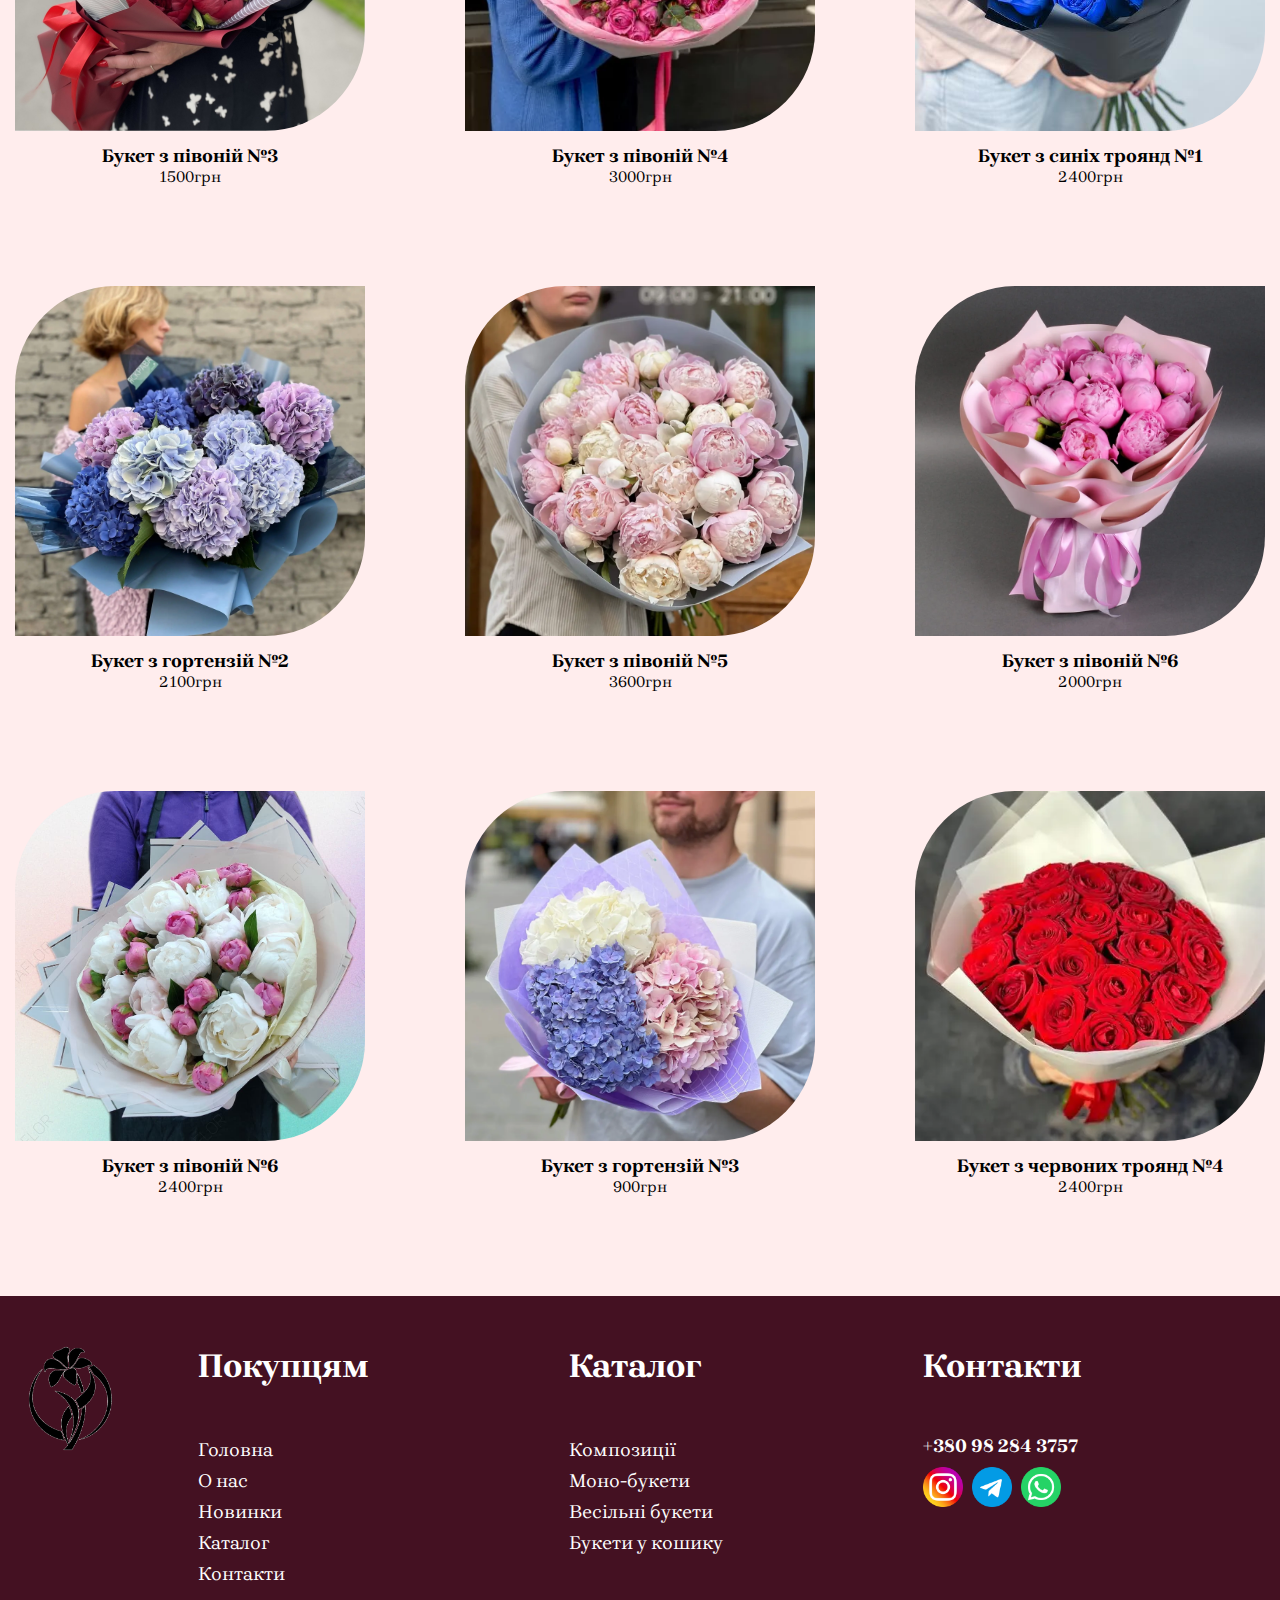
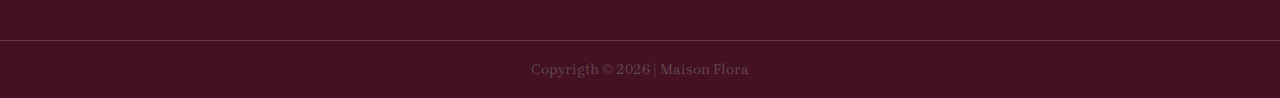
<file: index7.html>
<!DOCTYPE html>
<html lang="en">
<head>
    <meta charset="UTF-8">
    <meta name="viewport" content="width=device-width, initial-scale=1.0">
    <link rel="stylesheet" href="/css/main7.css">
    <link rel="preconnect" href="https://fonts.googleapis.com">
    <link rel="preconnect" href="https://fonts.gstatic.com" crossorigin>
    <link href="https://fonts.googleapis.com/css2?family=Brygada+1918:ital,wght@0,400..700;1,400..700&family=Source+Serif+4:ital,opsz@0,8..60;1,8..60&display=swap" rel="stylesheet">
    <title>Maison Flora</title>
</head>
<body>


    <section class="home" id="home">

        <nav>

        <a href="index.html"> <img src="/assets/logo.png"> </a>

        <ul class="sidebar">
            <li onclick="hideSidebar()"><img src="/assets/xmark.png" alt=""></li>
            <li><a href="index.html">Головна</a></li>
            <li><a href="index2.html">О нас</a></li>
            <li><a href="index3.html">Новинки</a></li>
            <li><a href="index4.html">Каталог</a></li>
            <li><a href="index5.html">Контакти</a></li>
            <div class="text1">
                <h1>+380 98 284 3757</h1>
            </div>
        </ul>

        <ul class="navbar">
            <li class="hideOnMobile"><a href="index.html">Головна</a></li>
            <li class="hideOnMobile"><a href="index2.html">О нас</a></li>
            <li class="hideOnMobile"><a href="index3.html">Новинки</a></li>
            <li class="hideOnMobile"><a href="index4.html">Каталог</a></li>
            <li class="hideOnMobile"><a href="index5.html">Контакти</a></li>
            <li onclick="showSidebar()"><img src="/assets/menu.png" alt=""></li>
        </ul>

        <div class="text">
            <h1>+380 98 284 3757</h1>
        </div>

    </nav>

        <div class="main-text">
            <p><a href="index4.html">Каталог</a> / <a href="index7.html">Моно-букети</a></p>
            <h1><i>МОНО-БУКЕТИ</i></h1>
        </div>

    </section>

    <section class="compositions" id="compositions">

        <div class="category-nav">
            <button class="category-btn active" data-category="all">Усі букети</button>
            <button class="category-btn" data-category="roses">Троянди</button>
            <button class="category-btn" data-category="pions">Півонії</button>
            <button class="category-btn" data-category="chrisantumeus">Хризантеми</button>
            <button class="category-btn" data-category="tulips">Тюльпани</button>
            <button class="category-btn" data-category="lilii">Лілії</button>
            <button class="category-btn" data-category="gortenzii">Гортензії</button>
            <button class="category-btn" data-category="daisies">Ромашки</button>
            <button class="category-btn" data-category="carnations">Гвоздики</button>
        </div>

        <div class="box-container">

            <div class="box"  data-category="roses">
                <div class="image">
                    <img src="/assets/pic138.jpg">
                </div>

                <div class="text">
                    <h3>Букет з червоних троянд №3</h3>
                    <p>2300грн</p>
                </div>
            </div>

            <div class="box" data-category="roses">
                    <div class="image">
                        <img src="/assets/pic11.jpg">
                    </div>

                    <div class="text">
                        <h3>Букет з рожевих троянд №1</h3>
                        <p>1200грн</p>
                    </div>
                </div>

            <div class="box" data-category="roses">
                    <div class="image">
                        <img src="/assets/pic12.jpg">
                    </div>

                    <div class="text">
                        <h3>Букет з червоних троянд №1</h3>
                        <p>1000грн</p>
                    </div>
            </div>

            <div class="box" data-category="carnations">
                <div class="image">
                    <img src="/assets/pic13.webp">
                </div>

                <div class="text">
                    <h3>Букет з гвоздик №1</h3>
                    <p>900грн</p>
                </div>
            </div>

            <div class="box" data-category="roses">
                <div class="image">
                    <img src="/assets/pic14.jpg">
                </div>

                <div class="text">
                    <h3>Букет з кустових троянд №1</h3>
                    <p>3000грн</p>
                </div>
            </div>

            <div class="box" data-category="chrisantumeus">
                <div class="image">
                    <img src="/assets/pic17.webp">
                </div>

                <div class="text">
                    <h3>Букет з хризантем №1</h3>
                    <p>2000грн</p>
                </div>
            </div>

            <div class="box" data-category="roses">
                <div class="image">
                    <img src="/assets/pic16.webp">
                </div>

                <div class="text">
                    <h3>Букет з рожевих троянд №2</h3>
                    <p>4200грн</p>
                </div>
            </div>

            <div class="box" data-category="chrisantumeus">
                <div class="image">
                    <img src="/assets/pic18.webp">
                </div>

                <div class="text">
                    <h3>Букет з хризантем №2</h3>
                    <p>1600грн</p>
                </div>
            </div>

            <div class="box" data-category="chrisantumeus">
                <div class="image">
                    <img src="/assets/pic22.jpg">
                </div>

                <div class="text">
                    <h3>Букет з хризантем №3</h3>
                    <p>1300грн</p>
                </div>
            </div>


            <div class="box" data-category="carnations">
                    <div class="image">
                        <img src="/assets/pic25.jpg">
                    </div>

                    <div class="text">
                        <h3>Букет з гвоздик №2</h3>
                        <p>1000грн</p>
                    </div>
            </div>

            <div class="box" data-category="roses">
                <div class="image">
                    <img src="/assets/pic30.jpg">
                </div>

                <div class="text">
                    <h3>Мікс-букет з троянд №1</h3>
                    <p>3000грн</p>
                </div>
            </div>

            <div class="box" data-category="chrisantumeus">
                    <div class="image">
                        <img src="/assets/pic21.jpg">
                    </div>

                    <div class="text">
                        <h3>Букет з хризантем №4</h3>
                        <p>1300грн</p>
                    </div>
            </div>

            <div class="box" data-category="carnations">
                <div class="image">
                    <img src="/assets/pic26.jpg">
                </div>

                <div class="text">
                    <h3>Букет з гвоздик №3</h3>
                    <p>600грн</p>
                </div>
            </div>

            <div class="box" data-category="chrisantumeus">
                <div class="image">
                    <img src="/assets/pic27.jpg">
                </div>

                <div class="text">
                    <h3>Букет з хризантем №5</h3>
                    <p>1400грн</p>
                </div>
            </div>

            <div class="box" data-category="pions">
                <div class="image">
                    <img src="/assets/pic31.webp">
                </div>

                <div class="text">
                    <h3>Букет з півоній №1</h3>
                    <p>5000грн</p>
                </div>
            </div>

            <div class="box" data-category="roses">
                <div class="image">
                    <img src="/assets/pic32.jpg">
                </div>

                <div class="text">
                    <h3>Мікс-букет з троянд №2</h3>
                    <p>7000грн</p>
                </div>
            </div>

            <div class="box"  data-category="chrisantumeus">
                <div class="image">
                    <img src="/assets/pic69.jpg">
                </div>

                <div class="text">
                    <h3>Букет з хризантем №6</h3>
                    <p>1200грн</p>
                </div>
            </div>





            <div class="box" data-category="tulips">
                <div class="image">
                    <img src="/assets/pic144.jpg">
                </div>

                <div class="text">
                    <h3>Букет з тюльпанів №7</h3>
                    <p>1500грн</p>
                </div>
            </div>

            <div class="box" data-category="tulips">
                <div class="image">
                    <img src="/assets/pic145.jpg">
                </div>

                <div class="text">
                    <h3>Букет з тюльпанів №8</h3>
                    <p>5000грн</p>
                </div>
            </div>

            <div class="box" data-category="daisies">
                <div class="image">
                    <img src="/assets/pic155.jpg">
                </div>

                <div class="text">
                    <h3>Букет з ромашек №3</h3>
                    <p>3000грн</p>
                </div>
            </div>

            <div class="box" data-category="tulips">
                <div class="image">
                    <img src="/assets/pic162.jpg">
                </div>

                <div class="text">
                    <h3>Букет з тюльпанів №9</h3>
                    <p>1400грн</p>
                </div>
            </div>

            <div class="box" data-category="lilii">
                <div class="image">
                    <img src="/assets/pic167.jpg">
                </div>

                <div class="text">
                    <h3>Букет з лілій №1</h3>
                    <p>2000грн</p>
                </div>
            </div>







            <div class="box" data-category="lilii">
                <div class="image">
                    <img src="/assets/pic168.jpg">
                </div>

                <div class="text">
                    <h3>Букет з лілій №2</h3>
                    <p>1400грн</p>
                </div>
            </div>

            <div class="box" data-category="lilii">
                <div class="image">
                    <img src="/assets/pic170.jpg">
                </div>

                <div class="text">
                    <h3>Букет з лілій №3</h3>
                    <p>1200грн</p>
                </div>
            </div>

            <div class="box" data-category="lilii">
                <div class="image">
                    <img src="/assets/pic169.jpg">
                </div>

                <div class="text">
                    <h3>Букет з лілій №4</h3>
                    <p>1800грн</p>
                </div>
            </div>

            <div class="box" data-category="lilii">
                <div class="image">
                    <img src="/assets/pic172.jpg">
                </div>

                <div class="text">
                    <h3>Букет з лілій №5</h3>
                    <p>1500грн</p>
                </div>
            </div>

            <div class="box" data-category="lilii">
                <div class="image">
                    <img src="/assets/pic173.jpg">
                </div>

                <div class="text">
                    <h3>Букет з лілій №6</h3>
                    <p>1400грн</p>
                </div>
            </div>

            <div class="box" data-category="daisies">
                <div class="image">
                    <img src="/assets/pic176.jpg">
                </div>

                <div class="text">
                    <h3>Букет з ромашек №3</h3>
                    <p>900грн</p>
                </div>
            </div>

            <div class="box" data-category="daisies">
                <div class="image">
                    <img src="/assets/pic177.jpg">
                </div>

                <div class="text">
                    <h3>Букет з ромашек №4</h3>
                    <p>1200грн</p>
                </div>
            </div>

            <div class="box" data-category="roses">
                <div class="image">
                    <img src="/assets/pic180.jpg">
                </div>

                <div class="text">
                    <h3>Букет з білих троянд №1</h3>
                    <p>1000грн</p>
                </div>
            </div>

            <div class="box" data-category="tulips">
                <div class="image">
                    <img src="/assets/pic143.jpg">
                </div>

                <div class="text">
                    <h3>Букет з тюльпанів №6</h3>
                    <p>1200грн</p>
                </div>
            </div>




            <div class="box" data-category="chrisantumeus">
                <div class="image">
                    <img src="/assets/pic70.jpg">
                </div>

                <div class="text">
                    <h3>Букет з хризантем №7</h3>
                    <p>4100грн</p>
                </div>
            </div>

            <div class="box" data-category="ranunculus">
                <div class="image">
                    <img src="/assets/pic71.jpg">
                </div>

                <div class="text">
                    <h3>Букет з ранункулюсів №1</h3>
                    <p>2400грн</p>
                </div>
            </div>

            <div class="box" data-category="roses">
                <div class="image">
                    <img src="/assets/pic75.jpg">
                </div>

                <div class="text">
                    <h3>Мікс-букет з троянд №3</h3>
                    <p>3100грн</p>
                </div>
            </div>

            <div class="box" data-category="gortenzii">
                <div class="image">
                    <img src="/assets/pic76.jpg">
                </div>

                <div class="text">
                    <h3>Букет з гортензій №1</h3>
                    <p>2300грн</p>
                </div>
            </div>

            <div class="box" data-category="tulips">
                <div class="image">
                    <img src="/assets/pic84.jpg">
                </div>

                <div class="text">
                    <h3>Букет з тюльпанів №1</h3>
                    <p>4200грн</p>
                </div>
            </div>

            <div class="box" data-category="tulips">
                <div class="image">
                    <img src="/assets/pic82.jpg">
                </div>

                <div class="text">
                    <h3>Букет з тюльпанів №2</h3>
                    <p>1500грн</p>
                </div>
            </div>



            <div class="box" data-category="daisies">
                <div class="image">
                    <img src="/assets/pic81.jpg">
                </div>

                <div class="text">
                    <h3>Букет з ромашек №1</h3>
                    <p>1000грн</p>
                </div>
            </div>

            <div class="box" data-category="tulips">
                <div class="image">
                    <img src="/assets/pic85.jpg">
                </div>

                <div class="text">
                    <h3>Букет з тюльпанів №3</h3>
                    <p>2600грн</p>
                </div>
            </div>

            <div class="box" data-category="tulips">
                <div class="image">
                    <img src="/assets/pic83.jpg">
                </div>

                <div class="text">
                    <h3>Букет з тюльпанів №4</h3>
                    <p>2900грн</p>
                </div>
            </div>

            <div class="box" data-category="tulips">
                <div class="image">
                    <img src="/assets/pic86.jpg">
                </div>

                <div class="text">
                    <h3>Букет з тюльпанів №5</h3>
                    <p>2000грн</p>
                </div>
            </div>

            <div class="box" data-category="ranunculus">
                <div class="image">
                    <img src="/assets/pic87.jpg">
                </div>

                <div class="text">
                    <h3>Букет з ранункулюсів №2</h3>
                    <p>1200грн</p>
                </div>
            </div>

            <div class="box" data-category="roses">
                <div class="image">
                    <img src="/assets/pic89.webp">
                </div>

                <div class="text">
                    <h3>Букет з червоних троянд №2</h3>
                    <p>9500грн</p>
                </div>
            </div>

            <div class="box"  data-category="chrisantumeus">
                <div class="image">
                    <img src="/assets/pic95.webp">
                </div>

                <div class="text">
                    <h3>Букет з хризантем №8</h3>
                    <p>1900грн</p>
                </div>
            </div>

            <div class="box" data-category="chrisantumeus">
                <div class="image">
                    <img src="/assets/pic96.jpg">
                </div>

                <div class="text">
                    <h3>Букет з хризантем №9</h3>
                    <p>1500грн</p>
                </div>
            </div>

            <div class="box"  data-category="carnations">
                <div class="image">
                    <img src="/assets/pic97.jpg">
                </div>

                <div class="text">
                    <h3>Букет з гвоздик №3</h3>
                    <p>1200грн</p>
                </div>
            </div>

            <div class="box" data-category="daisies">
                <div class="image">
                    <img src="/assets/pic101.jpg">
                </div>

                <div class="text">
                    <h3>Букет з ромашек №2</h3>
                    <p>1000грн</p>
                </div>
            </div>

            <div class="box"  data-category="roses">
                <div class="image">
                    <img src="/assets/pic105.webp">
                </div>

                <div class="text">
                    <h3>Букет з жовтих троянд №1</h3>
                    <p>1200грн</p>
                </div>
            </div>

            <div class="box" data-category="roses">
                <div class="image">
                    <img src="/assets/pic106.jpg">
                </div>

                <div class="text">
                    <h3>Букет з жовтих троянд №2</h3>
                    <p>4000грн</p>
                </div>
            </div>

            <div class="box" data-category="chrisantumeus">
                <div class="image">
                    <img src="/assets/pic108.jpg">
                </div>

                <div class="text">
                    <h3>Букет з хризантем №10</h3>
                    <p>1500грн</p>
                </div>
            </div>

            <div class="box" data-category="chrisantumeus">
                <div class="image">
                    <img src="/assets/pic110.jpg">
                </div>

                <div class="text">
                    <h3>Букет з хризантем №11</h3>
                    <p>1500грн</p>
                </div>
            </div>

            <div class="box" data-category="pions">
                <div class="image">
                    <img src="/assets/pic119.jpeg">
                </div>

                <div class="text">
                    <h3>Букет з півоній №3</h3>
                    <p>1500грн</p>
                </div>
            </div>

            <div class="box" data-category="pions">
                <div class="image">
                    <img src="/assets/pic120.webp">
                </div>

                <div class="text">
                    <h3>Букет з півоній №4</h3>
                    <p>3000грн</p>
                </div>
            </div>

            <div class="box"  data-category="roses">
                <div class="image">
                    <img src="/assets/pic125.jpg">
                </div>

                <div class="text">
                    <h3>Букет з синіх троянд №1</h3>
                    <p>2400грн</p>
                </div>
            </div>

            <div class="box" data-category="gortenzii">
                <div class="image">
                    <img src="/assets/pic126.webp">
                </div>

                <div class="text">
                    <h3>Букет з гортензій №2</h3>
                    <p>2100грн</p>
                </div>
            </div>

            <div class="box"  data-category="pions">
                <div class="image">
                    <img src="/assets/pic134.webp">
                </div>

                <div class="text">
                    <h3>Букет з півоній №5</h3>
                    <p>3600грн</p>
                </div>
            </div>

            <div class="box"  data-category="pions">
                <div class="image">
                    <img src="/assets/pic135.webp">
                </div>

                <div class="text">
                    <h3>Букет з півоній №6</h3>
                    <p>2000грн</p>
                </div>
            </div>

            <div class="box" data-category="pions">
                <div class="image">
                    <img src="/assets/pic133.jpg">
                </div>

                <div class="text">
                    <h3>Букет з півоній №6</h3>
                    <p>2400грн</p>
                </div>
            </div>

            <div class="box" data-category="gortenzii">
                <div class="image">
                    <img src="/assets/pic127.webp">
                </div>

                <div class="text">
                    <h3>Букет з гортензій №3</h3>
                    <p>900грн</p>
                </div>
            </div>

            <div class="box" data-category="roses">
                <div class="image">
                    <img src="/assets/pic139.webp">
                </div>

                <div class="text">
                    <h3>Букет з червоних троянд №4</h3>
                    <p>2400грн</p>
                </div>
            </div>





        </div>

    </section>

    <section class="footer" id="footer">

        <div class="box-container">

            <div class="image">
                    <img src="/assets/logo.png">
            </div>

                <div class="box">

                    <div class="text">
                        <h2>Покупцям</h2>
                    </div>

                    <ul class="content">
                        <li><a href="index.html">Головна</a></li>
                        <li><a href="index2.html">О нас</a></li>
                        <li><a href="index3.html">Новинки</a></li>
                        <li><a href="index4.html">Каталог</a></li>
                        <li><a href="index5.html">Контакти</a></li>
                    </ul>

                </div>

                <div class="box">
                    <div class="text">
                        <h2>Каталог</h2>
                    </div>

                    <ul class="content">
                        <li><a href="index6.html">Композиції</a></li>
                        <li><a href="index7.html">Моно-букети</a></li>
                        <li><a href="index8.html">Весільні букети </a></li>
                        <li><a href="index9.html">Букети у кошику</a></li>
                    </ul>
                </div>

                <div class="box">
                    <div class="text">
                        <h2>Контакти</h2>
                    </div>

                    <div class="number">
                        <h3>+380 98 284 3757</h3>
                    </div>

                    <div class="icons">
                        <img src="/assets/instagram.png">
                        <img src="/assets/telegram.png">
                        <img src="/assets/whatsapp.png">
                    </div>
                </div>

        </div>

        <div class="credit">Copyrigth © 2026 | Maison Flora</div>

    </section>

    <script src="/js/script2.js"></script>

</body>
</html>
</file>
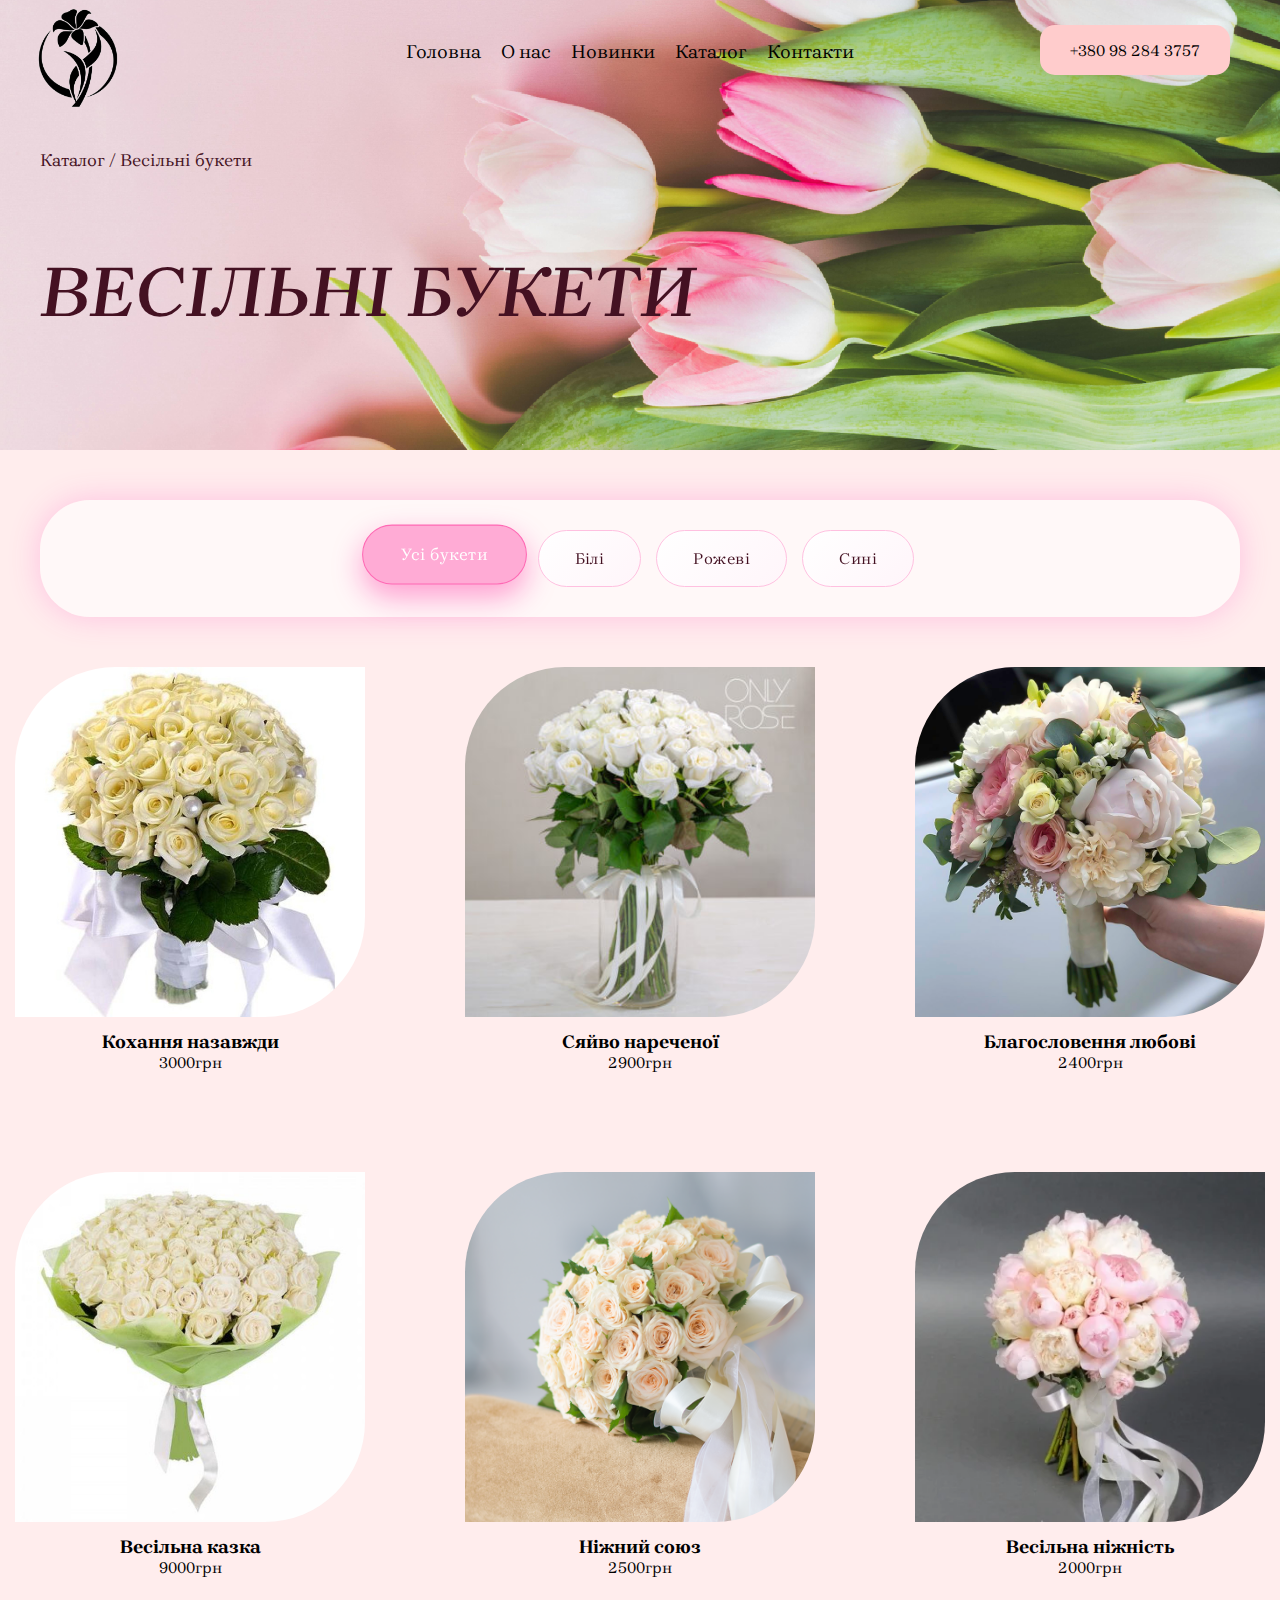
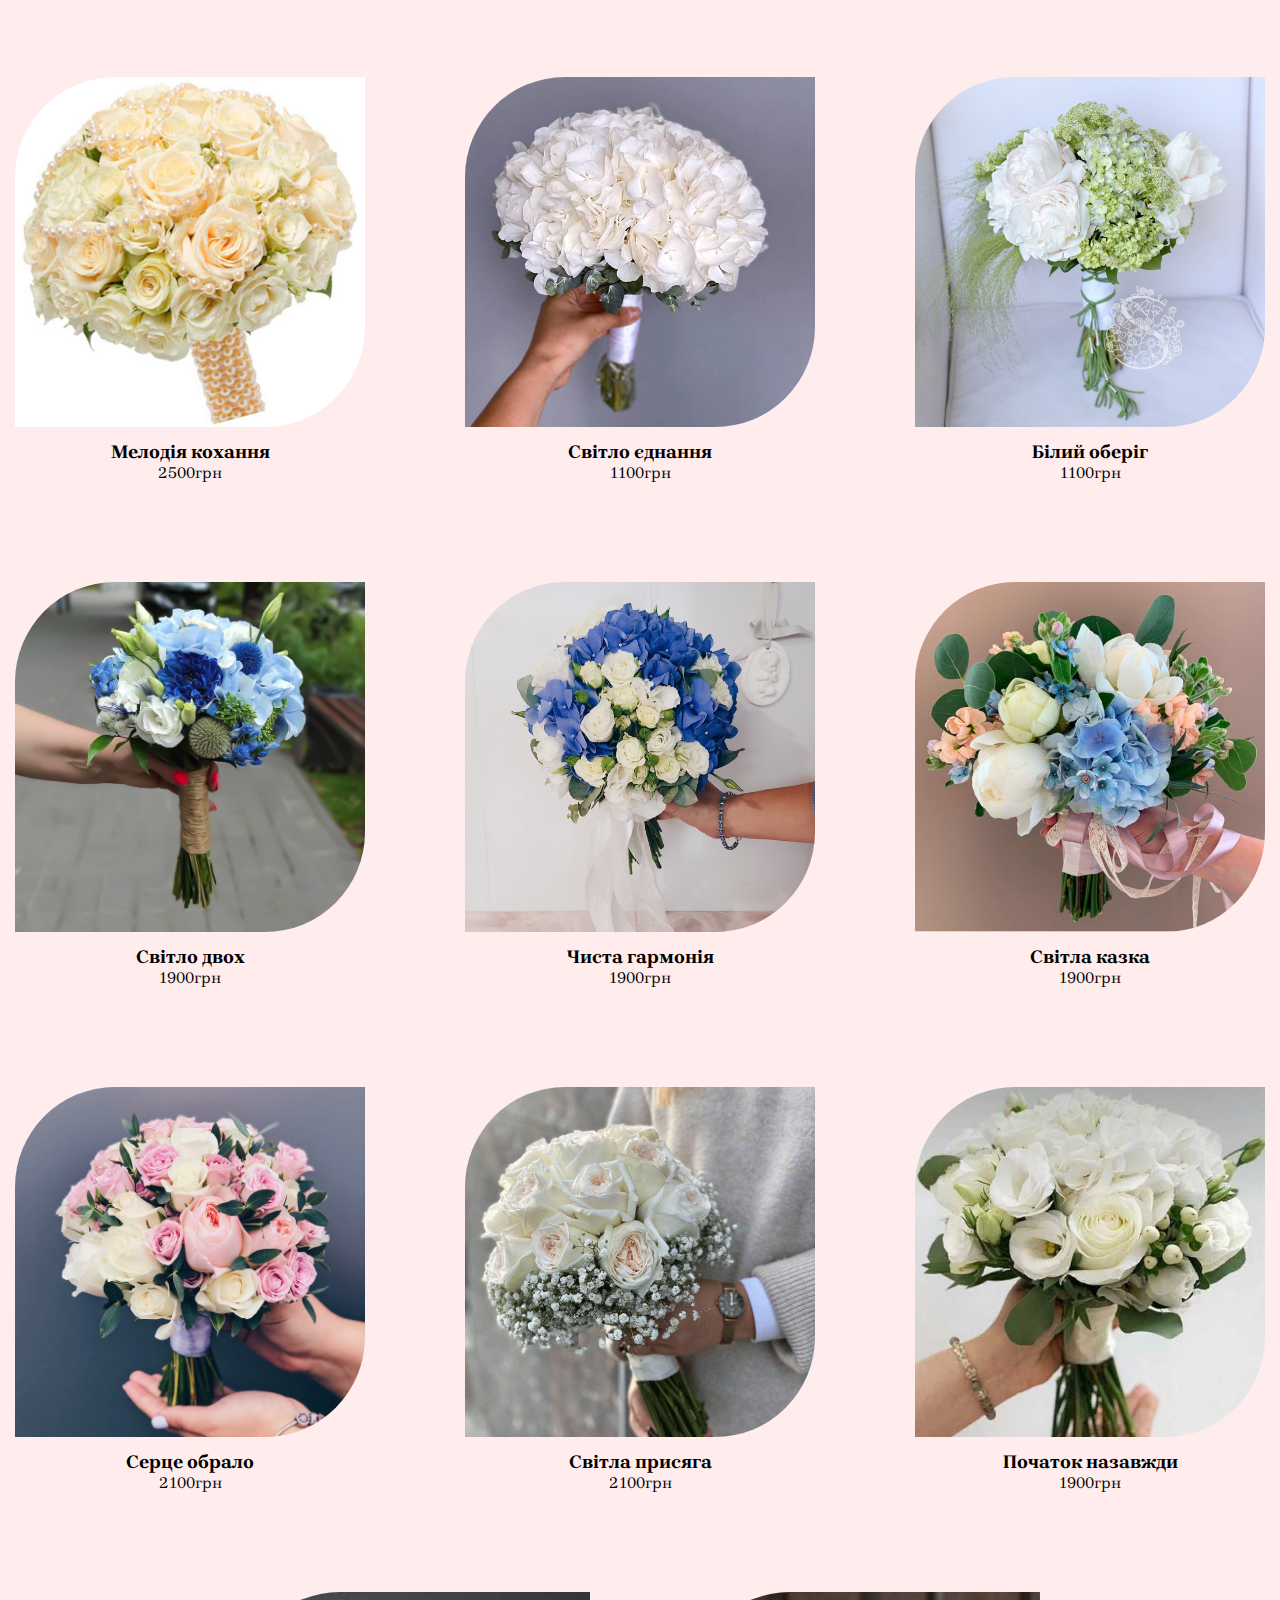
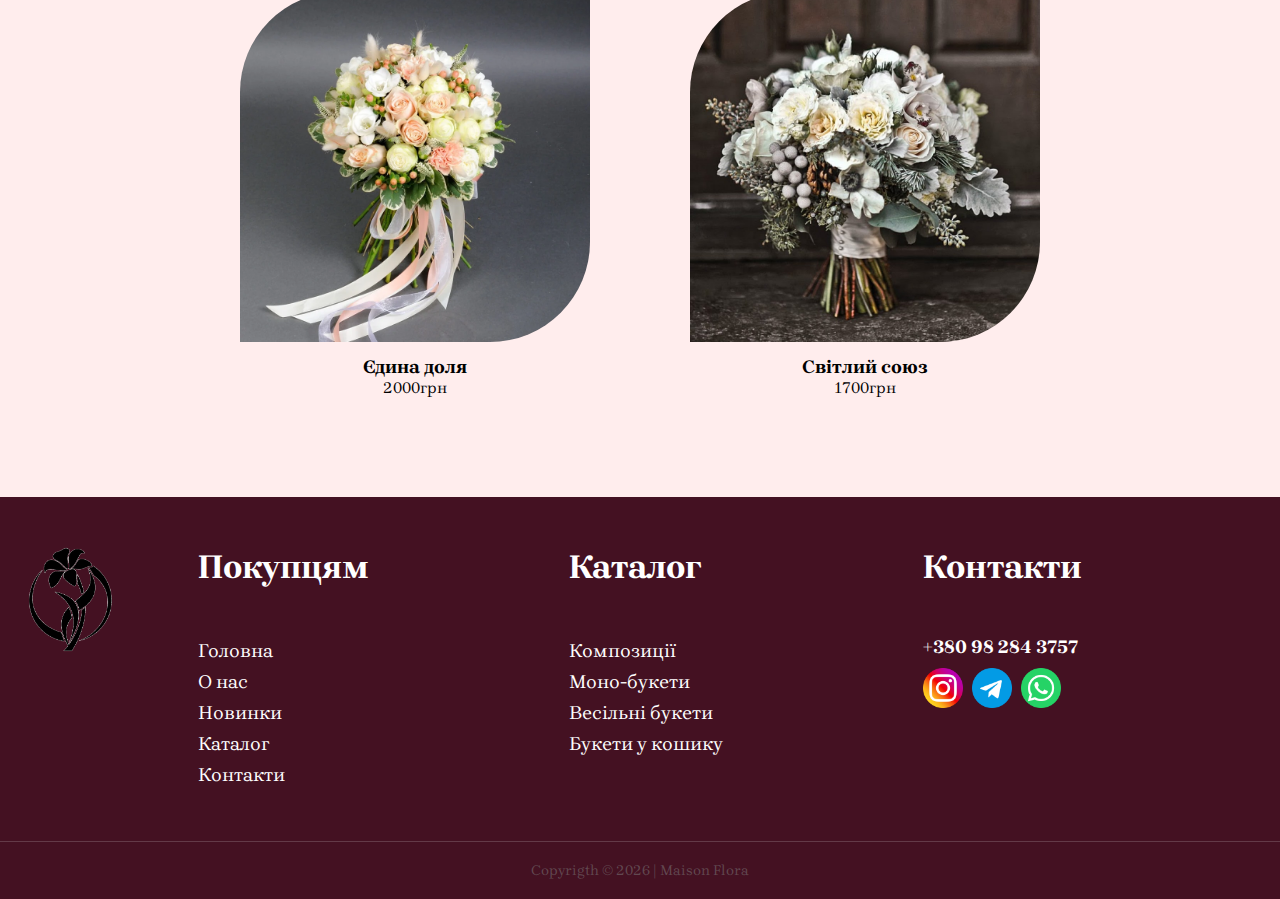
<file: index8.html>
<!DOCTYPE html>
<html lang="en">
<head>
    <meta charset="UTF-8">
    <meta name="viewport" content="width=device-width, initial-scale=1.0">
    <link rel="stylesheet" href="./css/main8.css">
    <link rel="preconnect" href="https://fonts.googleapis.com">
    <link rel="preconnect" href="https://fonts.gstatic.com" crossorigin>
    <link href="https://fonts.googleapis.com/css2?family=Brygada+1918:ital,wght@0,400..700;1,400..700&family=Source+Serif+4:ital,opsz@0,8..60;1,8..60&display=swap" rel="stylesheet">
    <title>Maison Flora</title>
</head>
<body>


    <section class="home" id="home">

        <nav>

        <a href="index.html"> <img src="./assets/logo.png"> </a>

        <ul class="sidebar">
            <li onclick="hideSidebar()"><img src="./assets/xmark.png" alt=""></li>
            <li><a href="index.html">Головна</a></li>
            <li><a href="index2.html">О нас</a></li>
            <li><a href="index3.html">Новинки</a></li>
            <li><a href="index4.html">Каталог</a></li>
            <li><a href="index5.html">Контакти</a></li>
            <div class="text1">
                <h1>+380 98 284 3757</h1>
            </div>
        </ul>

        <ul class="navbar">
            <li class="hideOnMobile"><a href="index.html">Головна</a></li>
            <li class="hideOnMobile"><a href="index2.html">О нас</a></li>
            <li class="hideOnMobile"><a href="index3.html">Новинки</a></li>
            <li class="hideOnMobile"><a href="index4.html">Каталог</a></li>
            <li class="hideOnMobile"><a href="index5.html">Контакти</a></li>
            <li onclick="showSidebar()"><img src="./assets/menu.png" alt=""></li>
        </ul>

        <div class="text">
            <h1>+380 98 284 3757</h1>
        </div>

    </nav>

        <div class="main-text">
            <p><a href="index4.html">Каталог</a> / <a href="index8.html">Весільні букети</a></p>
            <h1><i>ВЕСІЛЬНІ БУКЕТИ</i></h1>
        </div>

    </section>

    <section class="compositions" id="compositions">


        <div class="category-nav">
            <button class="category-btn active" data-category="all">Усі букети</button>
            <button class="category-btn" data-category="white">Білі</button>
            <button class="category-btn" data-category="pink">Рожеві</button>
            <button class="category-btn" data-category="blue">Сині</button>
        </div>



        <div class="box-container">

            <div class="box" data-category="white">
                <div class="image" >
                    <img src="./assets/pic7.jpg">
                </div>

                <div class="text">
                    <h3>Кохання назавжди</h3>
                    <p>3000грн</p>
                </div>
            </div>

            <div class="box" data-category="white">
                    <div class="image">
                        <img src="./assets/pic8.jpg">
                    </div>

                    <div class="text">
                        <h3>Сяйво нареченої</h3>
                        <p>2900грн</p>
                    </div>
                </div>

            <div class="box" data-category="pink">
                <div class="image">
                    <img src="./assets/pic9.jpg">
                </div>

                <div class="text">
                    <h3>Благословення любові</h3>
                    <p>2400грн</p>
                </div>
            </div>

            <div class="box" data-category="white">
                <div class="image">
                    <img src="./assets/pic40.jpg">
                </div>

                <div class="text">
                    <h3>Весільна казка</h3>
                    <p>9000грн</p>
                </div>
            </div>

            <div class="box" data-category="white">
                <div class="image">
                    <img src="./assets/pic41.png">
                </div>

                <div class="text">
                    <h3>Ніжний союз</h3>
                    <p>2500грн</p>
                </div>
            </div>

            <div class="box" data-category="pink">
                <div class="image">
                    <img src="./assets/pic44.webp">
                </div>

                <div class="text">
                    <h3>Весільна ніжність</h3>
                    <p>2000грн</p>
                </div>
            </div>

            <div class="box" data-category="white">
                    <div class="image">
                        <img src="./assets/pic42.jpg">
                    </div>

                    <div class="text">
                        <h3>Мелодія кохання</h3>
                        <p>2500грн</p>
                    </div>
                </div>

            <div class="box" data-category="white">
                    <div class="image">
                        <img src="./assets/pic45.jpg">
                    </div>

                    <div class="text">
                        <h3>Світло єднання</h3>
                        <p>1100грн</p>
                    </div>
                </div>

                <div class="box" data-category="white">
                    <div class="image">
                        <img src="./assets/pic50.jpg">
                    </div>

                    <div class="text">
                        <h3>Білий оберіг</h3>
                        <p>1100грн</p>
                    </div>
                </div>

                <div class="box" data-category="blue">
                    <div class="image">
                        <img src="./assets/pic51.jpg">
                    </div>

                    <div class="text">
                        <h3>Світло двох</h3>
                        <p>1900грн</p>
                    </div>
                </div>


                <div class="box" data-category="blue">
                    <div class="image">
                        <img src="./assets/pic52.jpg">
                    </div>

                    <div class="text">
                        <h3>Чиста гармонія</h3>
                        <p>1900грн</p>
                    </div>
                </div>

                <div class="box" data-category="blue">
                    <div class="image">
                        <img src="./assets/pic53.jpg">
                    </div>

                    <div class="text">
                        <h3>Світла казка</h3>
                        <p>1900грн</p>
                    </div>
                </div>

                <div class="box" data-category="pink">
                    <div class="image">
                        <img src="./assets/pic54.jpg">
                    </div>

                    <div class="text">
                        <h3>Серце обрало</h3>
                        <p>2100грн</p>
                    </div>
                </div>

                <div class="box" data-category="white">
                    <div class="image">
                        <img src="./assets/pic115.gif">
                    </div>

                    <div class="text">
                        <h3>Світла присяга</h3>
                        <p>2100грн</p>
                    </div>
                </div>

                <div class="box" data-category="white">
                    <div class="image">
                        <img src="./assets/pic117.jpg">
                    </div>

                    <div class="text">
                        <h3>Початок назавжди</h3>
                        <p>1900грн</p>
                    </div>
                </div>

                <div class="box" data-category="white">
                    <div class="image">
                        <img src="./assets/pic148.webp">
                    </div>

                    <div class="text">
                        <h3>Єдина доля</h3>
                        <p>2000грн</p>
                    </div>
                </div>


                <div class="box" data-category="white">
                    <div class="image">
                        <img src="./assets/pic179.jpg">
                    </div>

                    <div class="text">
                        <h3>Світлий союз</h3>
                        <p>1700грн</p>
                    </div>
                </div>

        

        </div>

    </section>

    <section class="footer" id="footer">

        <div class="box-container">

            <div class="image">
                    <img src="./assets/logo.png">
            </div>

                <div class="box">

                    <div class="text">
                        <h2>Покупцям</h2>
                    </div>

                    <ul class="content">
                        <li><a href="index.html">Головна</a></li>
                        <li><a href="index2.html">О нас</a></li>
                        <li><a href="index3.html">Новинки</a></li>
                        <li><a href="index4.html">Каталог</a></li>
                        <li><a href="index5.html">Контакти</a></li>
                    </ul>

                </div>

                <div class="box">
                    <div class="text">
                        <h2>Каталог</h2>
                    </div>

                    <ul class="content">
                        <li><a href="index6.html">Композиції</a></li>
                        <li><a href="index7.html">Моно-букети</a></li>
                        <li><a href="index8.html">Весільні букети </a></li>
                        <li><a href="index9.html">Букети у кошику</a></li>
                    </ul>
                </div>

                <div class="box">
                    <div class="text">
                        <h2>Контакти</h2>
                    </div>

                    <div class="number">
                        <h3>+380 98 284 3757</h3>
                    </div>

                    <div class="icons">
                        <img src="./assets/instagram.png">
                        <img src="./assets/telegram.png">
                        <img src="./assets/whatsapp.png">
                    </div>
                </div>

        </div>

        <div class="credit">Copyrigth © 2026 | Maison Flora</div>

    </section>

<script src="./js/script2.js"></script>    

</body>
</html>
</file>
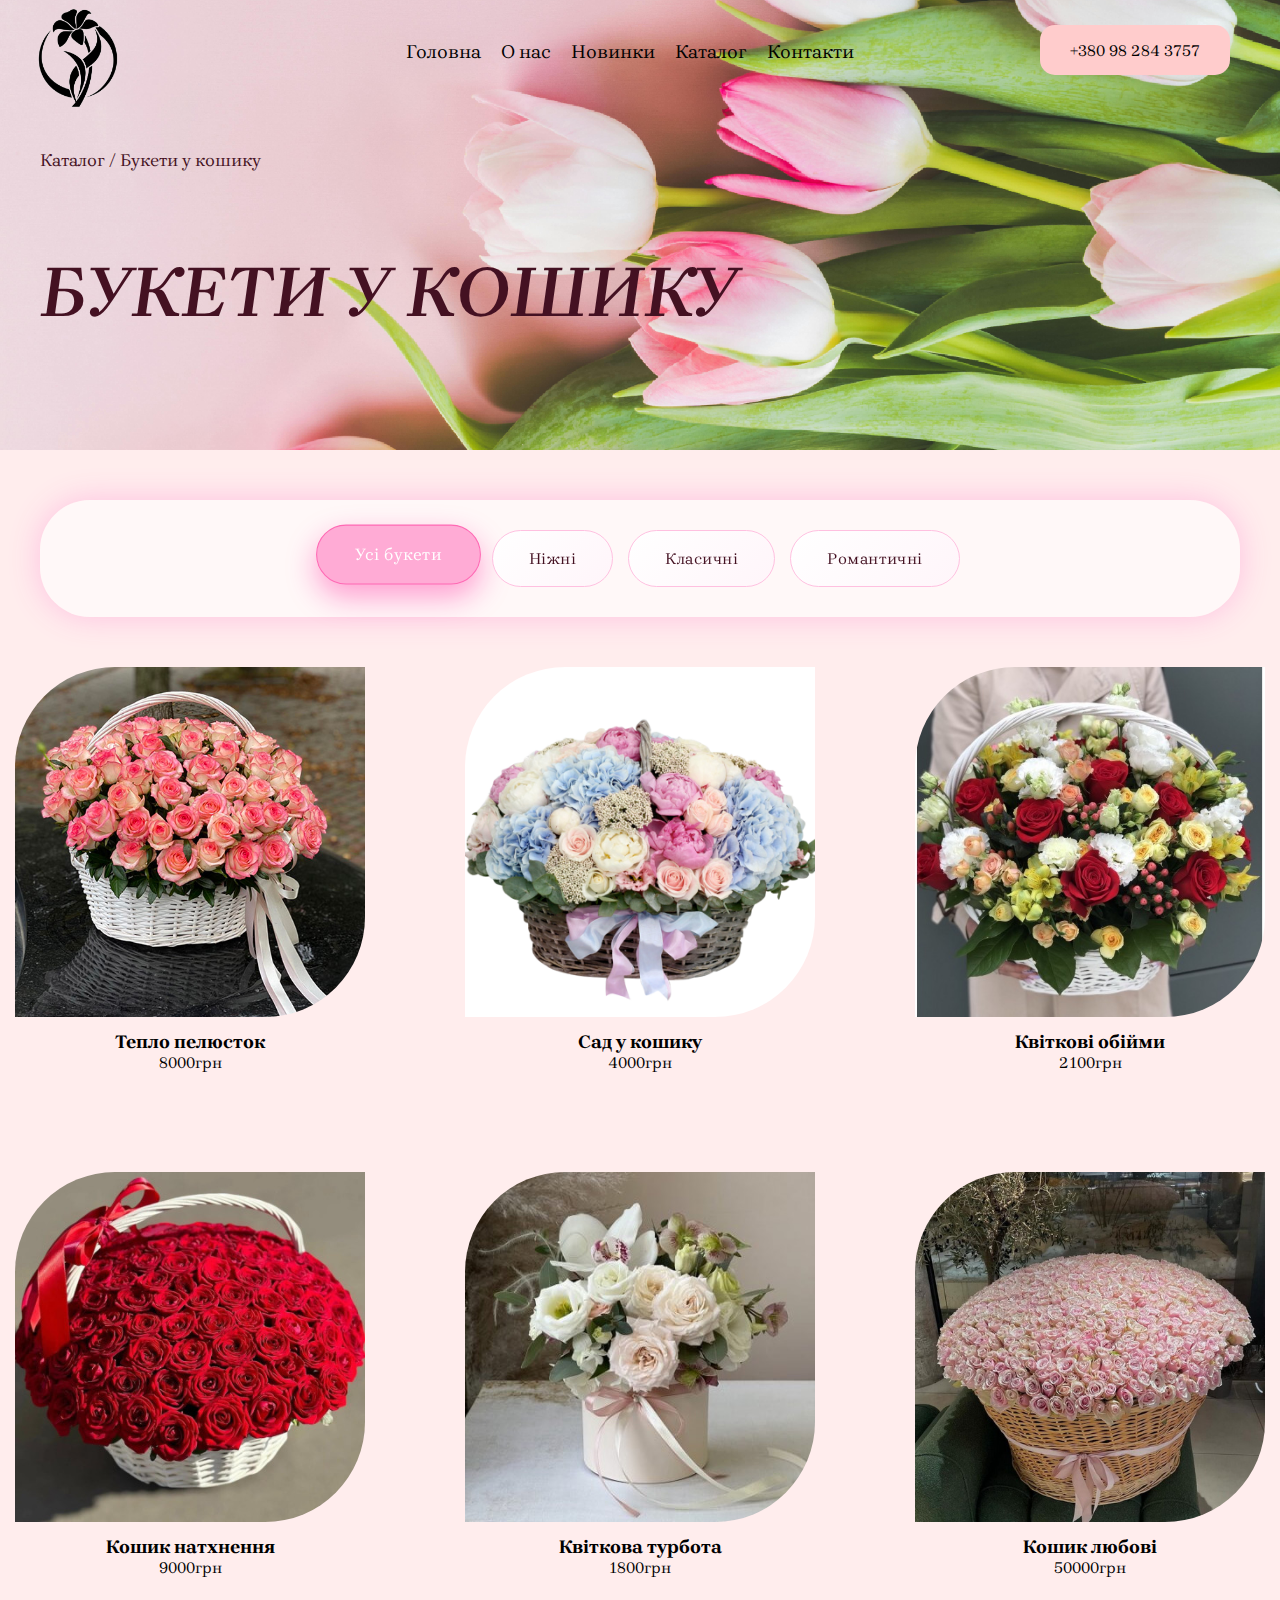
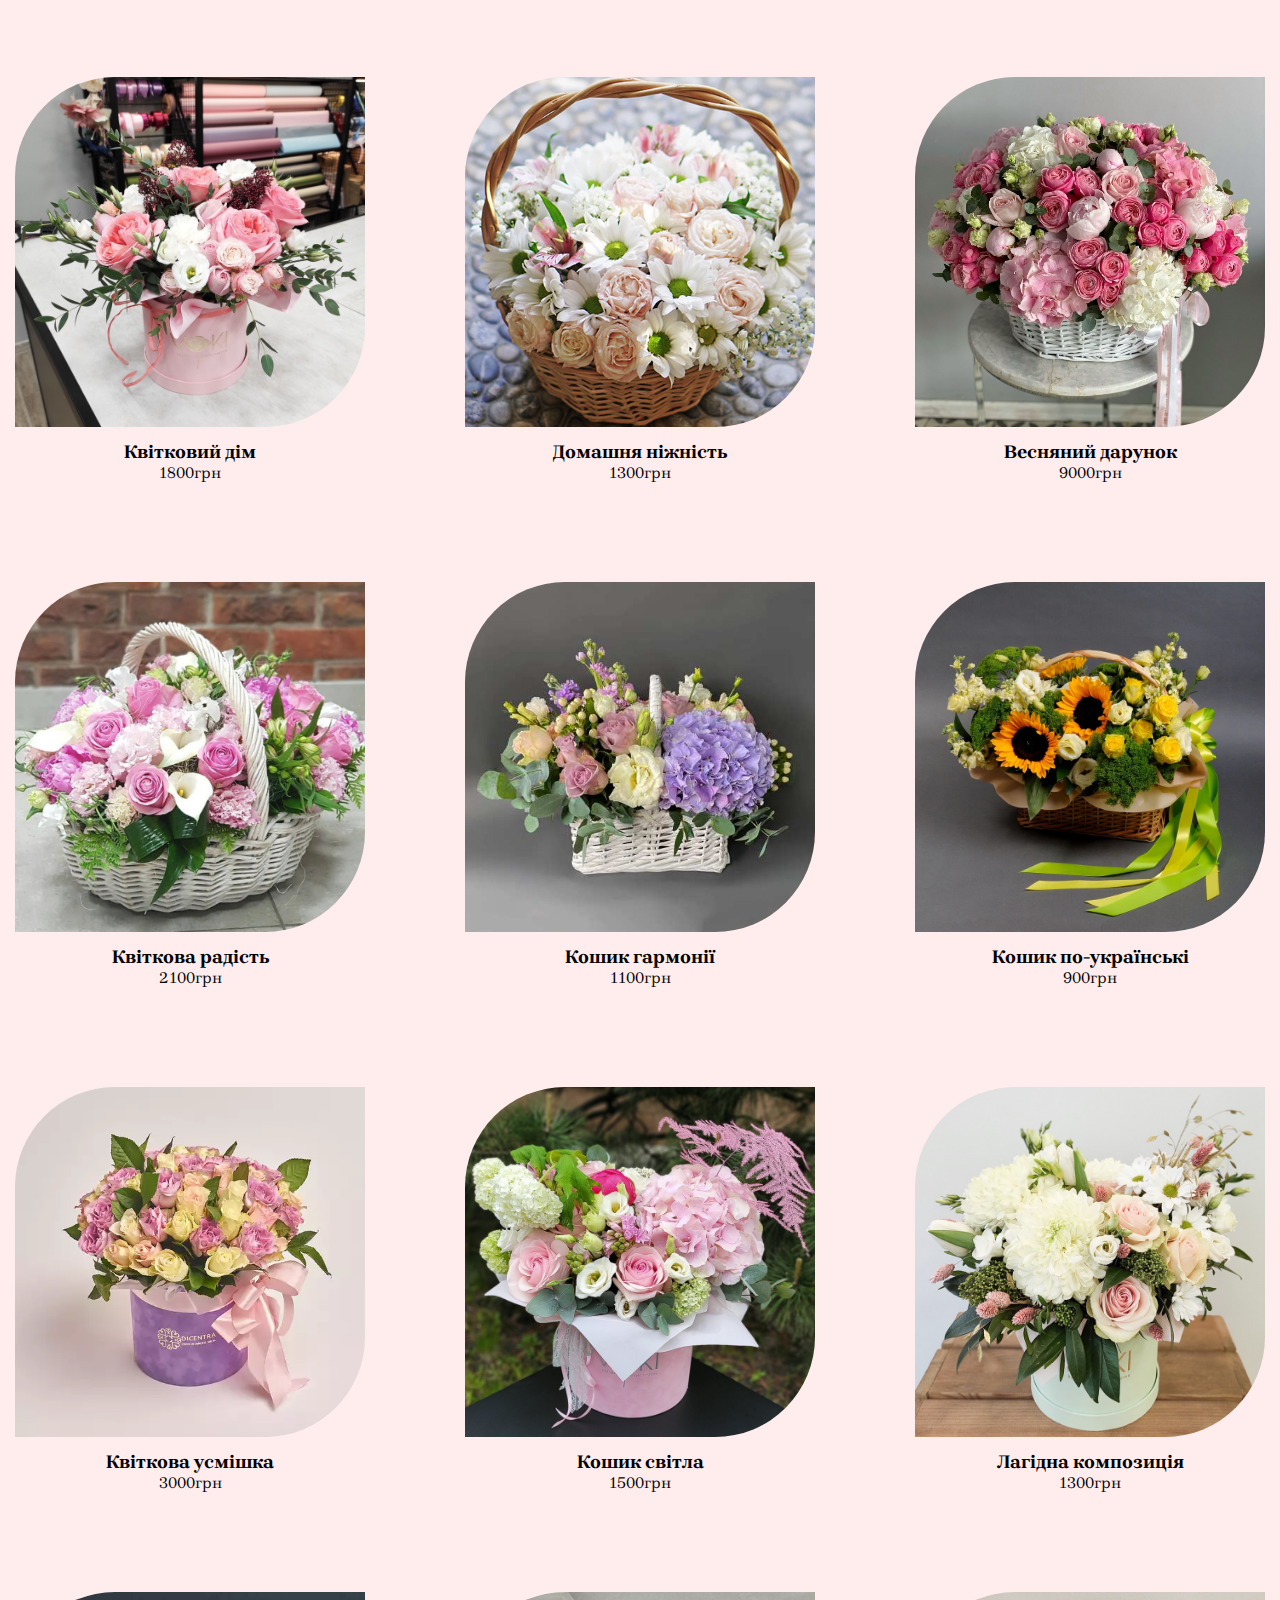
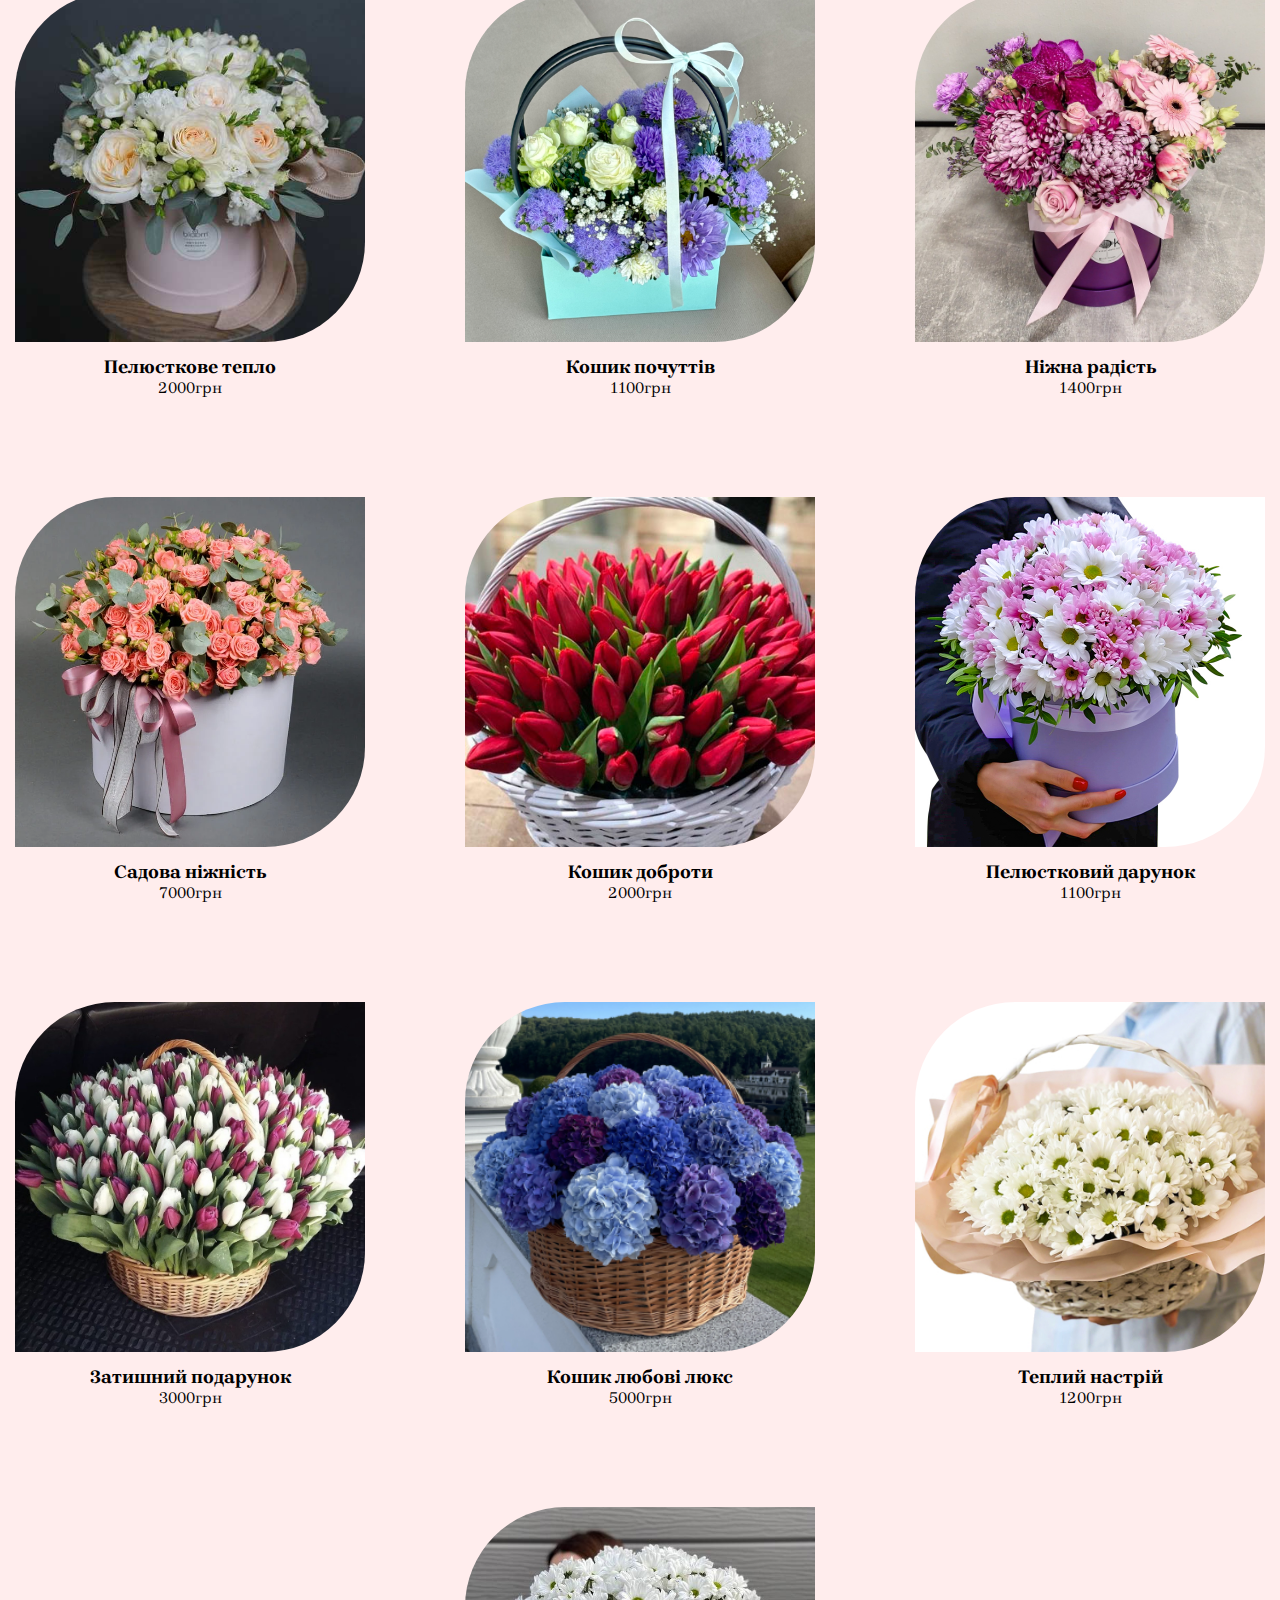
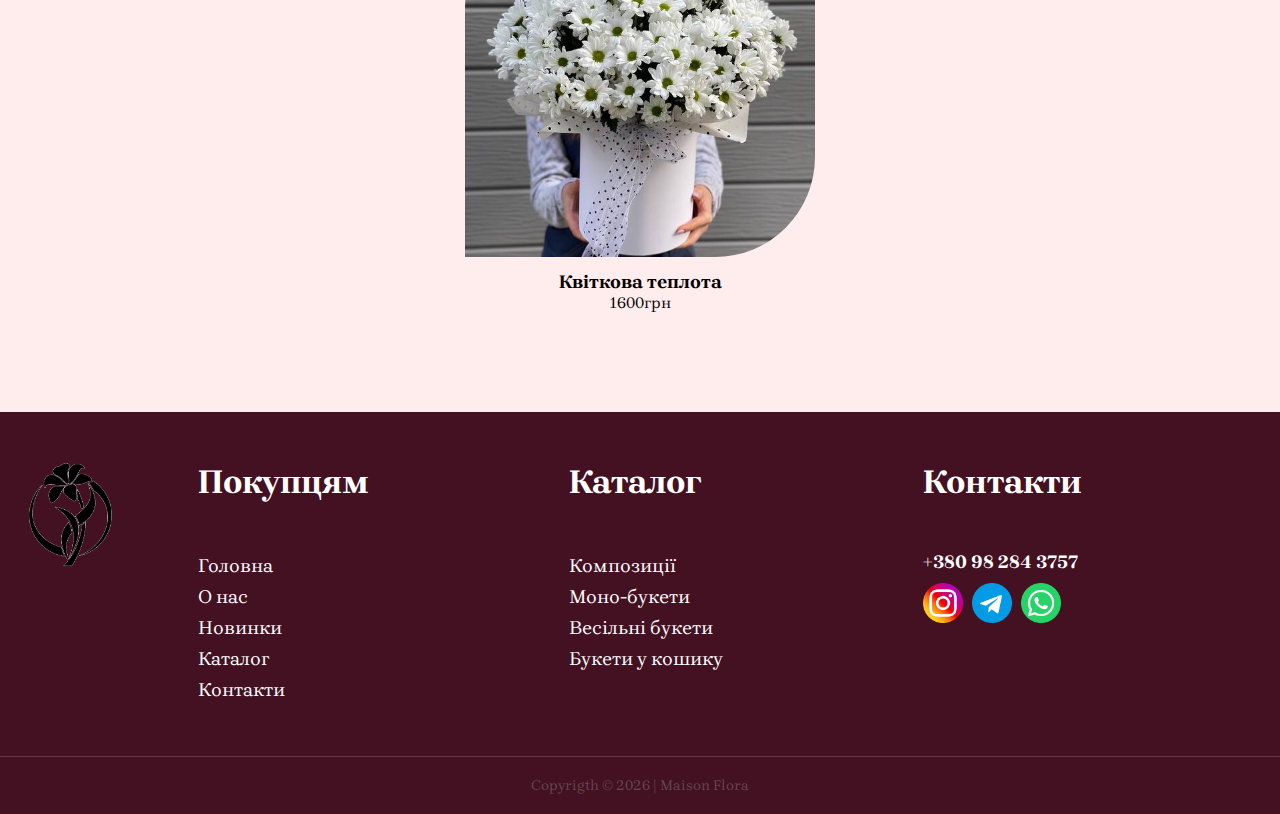
<file: index9.html>
<!DOCTYPE html>
<html lang="en">
<head>
    <meta charset="UTF-8">
    <meta name="viewport" content="width=device-width, initial-scale=1.0">
    <link rel="stylesheet" href="./css/main7.css">
    <link rel="preconnect" href="https://fonts.googleapis.com">
    <link rel="preconnect" href="https://fonts.gstatic.com" crossorigin>
    <link href="https://fonts.googleapis.com/css2?family=Brygada+1918:ital,wght@0,400..700;1,400..700&family=Source+Serif+4:ital,opsz@0,8..60;1,8..60&display=swap" rel="stylesheet">
    <title>Maison Flora</title>
</head>
<body>


    <section class="home" id="home">

        <nav>

        <a href="index.html"> <img src="./assets/logo.png"> </a>

        <ul class="sidebar">
            <li onclick="hideSidebar()"><img src="./assets/xmark.png" alt=""></li>
            <li><a href="index.html">Головна</a></li>
            <li><a href="index2.html">О нас</a></li>
            <li><a href="index3.html">Новинки</a></li>
            <li><a href="index4.html">Каталог</a></li>
            <li><a href="index5.html">Контакти</a></li>
            <div class="text1">
                <h1>+380 98 284 3757</h1>
            </div>
        </ul>

        <ul class="navbar">
            <li class="hideOnMobile"><a href="index.html">Головна</a></li>
            <li class="hideOnMobile"><a href="index2.html">О нас</a></li>
            <li class="hideOnMobile"><a href="index3.html">Новинки</a></li>
            <li class="hideOnMobile"><a href="index4.html">Каталог</a></li>
            <li class="hideOnMobile"><a href="index5.html">Контакти</a></li>
            <li onclick="showSidebar()"><img src="./assets/menu.png" alt=""></li>
        </ul>

        <div class="text">
            <h1>+380 98 284 3757</h1>
        </div>

    </nav>

        <div class="main-text">
            <p><a href="index4.html">Каталог</a> / <a href="index9.html">Букети у кошику</a></p>
            <h1><i>БУКЕТИ У КОШИКУ</i></h1>
        </div>

    </section>
    

    <section class="compositions" id="compositions">

        <div class="category-nav">
            <button class="category-btn active" data-category="all">Усі букети</button>
            <button class="category-btn" data-category="gentle">Ніжні</button>
            <button class="category-btn" data-category="classic">Класичні</button>
            <button class="category-btn" data-category="romantic">Романтичні</button>
        </div>

        <div class="box-container">

            <div class="box" data-category="romantic">
                <div class="image">
                    <img src="./assets/pic35.jpg">
                </div>

                <div class="text">
                    <h3>Тепло пелюсток</h3>
                    <p>8000грн</p>
                </div>
            </div>

            <div class="box" data-category="gentle">
                    <div class="image">
                        <img src="./assets/pic33.jpg">
                    </div>

                    <div class="text">
                        <h3>Сад у кошику</h3>
                        <p>4000грн</p>
                    </div>
                </div>

            <div class="box" data-category="classic">
                <div class="image">
                    <img src="./assets/pic37.jpeg">
                </div>

                <div class="text">
                    <h3>Квіткові обійми</h3>
                    <p>2100грн</p>
                </div>
            </div>

            <div class="box" data-category="romantic">
                <div class="image">
                    <img src="./assets/pic34.jpg">
                </div>

                <div class="text">
                    <h3>Кошик натхнення</h3>
                    <p>9000грн</p>
                </div>
            </div>

            <div class="box" data-category="classic">
                <div class="image">
                    <img src="./assets/pic39.jpg">
                </div>

                <div class="text">
                    <h3>Квіткова турбота</h3>
                    <p>1800грн</p>
                </div>
            </div>

            <div class="box" data-category="romantic">
                <div class="image">
                    <img src="./assets/pic36.jpg">
                </div>

                <div class="text">
                    <h3>Кошик любові</h3>
                    <p>50000грн</p>
                </div>
            </div>

            <div class="box" data-category="gentle">
                    <div class="image">
                        <img src="./assets/pic38.jpg">
                    </div>

                    <div class="text">
                        <h3>Квітковий дім</h3>
                        <p>1800грн</p>
                    </div>
                </div>

            <div class="box" data-category="gentle">
                    <div class="image">
                        <img src="./assets/pic55.jpg">
                    </div>

                    <div class="text">
                        <h3>Домашня ніжність</h3>
                        <p>1300грн</p>
                    </div>
                </div>

            <div class="box" data-category="gentle">
                <div class="image">
                    <img src="./assets/pic56.jpg">
                </div>

                <div class="text">
                    <h3>Весняний дарунок</h3>
                    <p>9000грн</p>
                </div>
            </div>

            <div class="box" data-category="gentle">
                    <div class="image">
                        <img src="./assets/pic57.jpg">
                    </div>

                    <div class="text">
                        <h3>Квіткова радість</h3>
                        <p>2100грн</p>
                    </div>
             </div>

            <div class="box" data-category="classic">
                    <div class="image">
                        <img src="./assets/pic58.jpg">
                    </div>

                    <div class="text">
                        <h3>Кошик гармонії</h3>
                        <p>1100грн</p>
                    </div>
            </div>

            <div class="box" data-category="classic">
                <div class="image">
                    <img src="./assets/pic59.webp">
                </div>

                <div class="text">
                    <h3>Кошик по-українські</h3>
                    <p>900грн</p>
                </div>
            </div>

            <div class="box" data-category="romantic">
                    <div class="image">
                        <img src="./assets/pic60.webp">
                    </div>

                    <div class="text">
                        <h3>Квіткова усмішка</h3>
                        <p>3000грн</p>
                    </div>
            </div>

            <div class="box" data-category="gentle">
                    <div class="image">
                        <img src="./assets/pic61.jpg">
                    </div>

                    <div class="text">
                        <h3>Кошик світла</h3>
                        <p>1500грн</p>
                    </div>
            </div>

            <div class="box" data-category="romantic">
                <div class="image">
                    <img src="./assets/pic62.jpg">
                </div>

                <div class="text">
                    <h3>Лагідна композиція</h3>
                    <p>1300грн</p>
                </div>
            </div>

            <div class="box" data-category="classic">
                    <div class="image">
                        <img src="./assets/pic63.jpg">
                    </div>

                    <div class="text">
                        <h3>Пелюсткове тепло</h3>
                        <p>2000грн</p>
                    </div>
                </div>

            <div class="box" data-category="classic">
                <div class="image">
                    <img src="./assets/pic64.jpg">
                </div>

                <div class="text">
                    <h3>Кошик почуттів</h3>
                    <p>1100грн</p>
                </div>
            </div>

            <div class="box" data-category="gentle">
                <div class="image">
                    <img src="./assets/pic65.jpg">
                </div>

                <div class="text">
                    <h3>Ніжна радість</h3>
                    <p>1400грн</p>
                </div>
            </div>


             <div class="box" data-category="romantic">
                <div class="image">
                    <img src="./assets/pic80.webp">
                </div>

                <div class="text">
                    <h3>Садова ніжність</h3>
                    <p>7000грн</p>
                </div>
            </div>
 
            <div class="box" data-category="romantic">
                    <div class="image">
                        <img src="./assets/pic141.jpg">
                    </div>

                    <div class="text">
                        <h3>Кошик доброти</h3>
                        <p>2000грн</p>
                    </div>
                </div>

            <div class="box" data-category="gentle">
                <div class="image">
                    <img src="./assets/pic154.jpg">
                </div>

                <div class="text">
                    <h3>Пелюстковий дарунок</h3>
                    <p>1100грн</p>
                </div>
            </div>

            <div class="box" data-category="romantic">
                <div class="image">
                    <img src="./assets/pic142.jpg">
                </div>

                <div class="text">
                    <h3>Затишний подарунок</h3>
                    <p>3000грн</p>
                </div>
            </div>

             <div class="box" data-category="romantic">
                <div class="image">
                    <img src="./assets/pic160.jpg">
                </div>

                <div class="text">
                    <h3>Кошик любові люкс</h3>
                    <p>5000грн</p>
                </div>
            </div>

            <div class="box" data-category="gentle">
                    <div class="image">
                        <img src="./assets/pic175.jpg">
                    </div>

                    <div class="text">
                        <h3>Теплий настрій</h3>
                        <p>1200грн</p>
                    </div>
                </div>

            <div class="box" data-category="classic">
                <div class="image">
                    <img src="./assets/pic178.jpg">
                </div>

                <div class="text">
                    <h3>Квіткова теплота</h3>
                    <p>1600грн</p>
                </div>
            </div>
            

        </div>

    </section>

    <section class="footer" id="footer">

        <div class="box-container">

            <div class="image">
                    <img src="./assets/logo.png">
            </div>

                <div class="box">

                    <div class="text">
                        <h2>Покупцям</h2>
                    </div>

                    <ul class="content">
                        <li><a href="index.html">Головна</a></li>
                        <li><a href="index2.html">О нас</a></li>
                        <li><a href="index3.html">Новинки</a></li>
                        <li><a href="index4.html">Каталог</a></li>
                        <li><a href="index5.html">Контакти</a></li>
                    </ul>

                </div>

                <div class="box">
                    <div class="text">
                        <h2>Каталог</h2>
                    </div>

                    <ul class="content">
                        <li><a href="index6.html">Композиції</a></li>
                        <li><a href="index7.html">Моно-букети</a></li>
                        <li><a href="index8.html">Весільні букети </a></li>
                        <li><a href="index9.html">Букети у кошику</a></li>
                    </ul>
                </div>

                <div class="box">
                    <div class="text">
                        <h2>Контакти</h2>
                    </div>

                    <div class="number">
                        <h3>+380 98 284 3757</h3>
                    </div>

                    <div class="icons">
                        <img src="./assets/instagram.png">
                        <img src="./assets/telegram.png">
                        <img src="./assets/whatsapp.png">
                    </div>
                </div>

        </div>

        <div class="credit">Copyrigth © 2026 | Maison Flora</div>

    </section>

<script src="./js/script2.js"></script>    

</body>
</html>
</file>
<file: css/main2.css>
* {
    margin: 0;
    padding: 0;
    box-sizing: border-box;
    scroll-behavior: smooth;
}

body {
    font-family: "Brygada 1918", serif;
    background-color: #FFEDED;
}

/* nav */


nav {
    background-color: transparent;
    position: relative;
    display: flex;
    align-items: center;
    top: 0;
    left: 0;
    right: 0;
    z-index: 999;
    padding: 8px 30px;
}

nav img {
    height: 100px;
}

nav ul {
    display: flex;
    align-items: center;
    list-style: none;
    gap: 20px;
    margin: 0;
    padding: 0;
    font-size: 16px;
}

nav .navbar {
    margin-top: 40px;
	top: 0;
    position: absolute;
    left: 50%;
    transform: translateX(-50%);
}

nav ul li a {
    color: black;
    text-decoration: none;
    font-size: 1.2rem;
    transition: all 0.3s ease;
}

nav ul li a:hover {
    color: #A53860;
}

.navbar li img {
    display: none;
    margin-left: auto;
}

nav .text h1 {
    position: absolute;
    color: #000000;
    font-weight: 100;
    right: 0;
    top: 0;
    padding: 25px 30px;
    background-color: #FFCCCC;
    height: 30px;
    font-size: 1rem;
    display: flex;
    justify-content: center;
    align-items: center;
    white-space: nowrap;
    margin: 25px 50px 20px 0;
    border-radius: 15px;
    cursor: pointer;
    transition: all 0.3s ease-in-out;
}

nav .text h1:hover {
    background-color: #ffdbe6;
}

.sidebar {
    position: fixed;
    top: 0;
    bottom: 0;
    right: 0;
    width: 300px;
    background-color: #fff;
    box-shadow: 0 0 20px #000;
    padding: 1rem;
    display: none;
    flex-direction: column;
    align-items: flex-start;
    gap: 20px;
}

.sidebar li {
    width: 100%;
    padding: 10px;
    border-radius: 10px;
}

.sidebar li:hover {
    background-color: #FFCCCC;
}

/* nav */

/* home */


.home {
    background-image: url(../assets/bg_good.png);
    background-repeat: no-repeat;
    background-position: center;
    background-size: cover;
    height: 100vh;
    overflow: hidden;
}

.home .main-text h1 {
    font-size: 4.5rem;
    font-weight: 600;
    color: #441122;
    margin: 180px 0 0 40px;
    animation:  slideInLeft 1s ease-in-out;
}

.home .main-text p {
    margin: 30px 0 0 40px;
    font-size: 1.1rem;
    color: #441122;
}

.home .main-text p a {
    text-decoration: none;
    color: #441122;
    transition: all 0.3s ease;
}

.home .main-text p a:hover {
    color: #A53860;
}

.home .button a {
    background-color: #A53860;
    margin: 150px 0 0 40px;
    width: 210px;
    height: 50px;
    display: flex;
    align-items: center;
    justify-content: center;
    border-radius: 15px;
    transition: all 0.3s ease;
    animation:  slideInLeft 1s ease-in-out backwards 0.6s;
    text-decoration: none;
    color: #fff;
}

.home .button a:hover {
    background-color: #ce5c86;
    cursor: pointer;
}


@keyframes slideInLeft {
    from {
        opacity: 0;
        transform: translateX(-100px);
    }

    to {
        opacity: 1;
        transform: translateX(0);
    }

}
/* home */

/* about-us */


.about-us .main-text {
    display: flex;
    flex-direction: column;
    margin: 100px 0 0 40px;
}

.about-us .main-text h1 {
    color: #441122;
    margin-bottom: 50px;
    font-size: 3rem;
}

.about-us .main-text p {
    color: #441122;
    font-size: 1.5rem;
}

.about-us .main-text .span {
    margin: 50px 0 50px 0;
    font-size: 1.5rem;
    color: #441122;
}


/* about-us */

/* photos */


.photos .main-text {
    text-align: center;
    margin: 150px 0 100px 0;
}

.photos .main-text h1 {
    font-size: 4rem;
    color: #441122;
}

.photos .images {
    display: flex;
    justify-content: center;
    flex-wrap: wrap;
    margin-bottom: 100px;
}

.photos .images img {
    width: 400px;
    margin: 20px;
}


/* photos */


/* footer */


.footer .box-container {
    display: flex;
    background-color: #441122;
    padding: 50px 50px;
    justify-content: center;
    position: relative;
    gap: 200px;
}

.footer .box-container .box {
    display: flex;
    flex-direction: column;
}

.footer .image {
    position: absolute;
    left: 20px;
}

.footer .image img {
    width: 100px;
}

.footer .box-container .box .text h2 {
    color: #fff;
    font-size: 2.1rem;
    margin-bottom: 50px;
}

.footer .box-container .box .content li {
    list-style: none;
    line-height: 30px;
}

.footer .box-container .box .content li a {
    color: #fff;
    text-decoration: none;
    font-size: 1.2rem;
    transition: all 0.3s ease;
}

.footer .box-container .box .content li a:hover {
    color: #A53860;
}

.footer .box-container .box .icons img {
    width: 40px;
    margin-right: 5px;
    transition: all 0.3s ease;
}

.footer .box-container .box .icons img:hover {
    transform: scale(1.1);
    cursor: pointer;
}

.footer .box-container .box .number h3 {
    color: #fff;
    margin-bottom: 10px;
}

.footer .credit {
    text-align: center;
    padding-top: 20px;
    border-top: 1px solid rgb(224, 224, 224, 0.2);
    background-color: #441122;
    font-size: 0.9rem;
    color: rgb(128, 128, 128, 0.5);
    padding-bottom: 20px;
}

/* footer */

@media (max-width:610px) {
    nav ul.navbar {
        position: static;
        transform: none;
        justify-content: flex-end;
        width: 100%;
    }

    .navbar li img {
        display: block;
        width: 60px;
        height: 60px;
        margin-bottom: 50px !important;
    }

    .sidebar li img {
        width: 50px;
        height: 50px;
    }

    .hideOnMobile {
        display: none;
    }

    nav .sidebar .text1 {
        font-size: 0.5rem;
        margin-top: 100px;
        border: 1px solid #A53860;
        padding: 20px 20px;
        border-radius: 15px;
    }

    nav .text {
        display: none;
    }

    .home .main-text h1 {
        margin: 100px 0 0 40px;
    }

    .home .main-text p {
        margin: 0 0 0 40px;
    }

    .home .button {
        width: 180px;
        margin: 140px 0 0 0px;
    }

    .about-us .main-text {
        margin: 100px 20px 20px 20px;
    }

    .about-us .main-text p {
        font-size: 1.3rem;
    }

    .about-us .main-text .span {
        font-size: 1.3rem;
    }

    .photos .images {
        display: flex;
        flex-direction: column;
        align-items: center;

    }

    .photos .images img {
        width: 300px;
    }

    .footer .box-container {
        display: flex;
        flex-direction: column;
        align-items: flex-start;
        gap: 30px;
    }

    .footer .box-container .text h2 {
        margin-bottom: 20px !important;
        font-size: 1rem;
    }

    .footer .box-container .content li a {
        font-size: 1rem !important;
    }

    .footer .box .number {
        font-size: 1rem !important;
    }

    .footer .box-container .image {
        display: none;
    }

}
</file>
<file: css/main4.css>
* {
    margin: 0;
    padding: 0;
    box-sizing: border-box;
    scroll-behavior: smooth;
}

body {
    font-family: "Brygada 1918", serif;
    background-color: #FFEDED;
}

/* nav */


nav {
    background-color: transparent;
    position: relative;
    display: flex;
    align-items: center;
    top: 0;
    left: 0;
    right: 0;
    z-index: 999;
    padding: 8px 30px;
}

nav img {
    height: 100px;
}

nav ul {
    display: flex;
    align-items: center;
    list-style: none;
    gap: 20px;
    margin: 0;
    padding: 0;
    font-size: 16px;
}

nav .navbar {
    margin-top: 40px;
	top: 0;
    position: absolute;
    left: 50%;
    transform: translateX(-50%);
}

nav ul li a {
    color: black;
    text-decoration: none;
    font-size: 1.2rem;
    transition: all 0.3s ease;
}

nav ul li a:hover {
    color: #A53860;
}

.navbar li img {
    display: none;
    margin-left: auto;
}

nav .text h1 {
    position: absolute;
    color: #000000;
    font-weight: 100;
    right: 0;
    top: 0;
    padding: 25px 30px;
    background-color: #FFCCCC;
    height: 30px;
    font-size: 1rem;
    display: flex;
    justify-content: center;
    align-items: center;
    white-space: nowrap;
    margin: 25px 50px 20px 0;
    border-radius: 15px;
    cursor: pointer;
    transition: all 0.3s ease-in-out;
}

nav .text h1:hover {
    background-color: #ffdbe6;
}

.sidebar {
    position: fixed;
    top: 0;
    bottom: 0;
    right: 0;
    width: 300px;
    background-color: #fff;
    box-shadow: 0 0 20px #000;
    padding: 1rem;
    display: none;
    flex-direction: column;
    align-items: flex-start;
    gap: 20px;
}

.sidebar li {
    width: 100%;
    padding: 10px;
    border-radius: 10px;
}

.sidebar li:hover {
    background-color: #FFCCCC;
}


/* nav */

/* home */

.home .main-text p {
    margin: 30px 0 0 40px;
    font-size: 1.1rem;
    color: #441122;
}

.home .main-text p a {
    text-decoration: none;
    color: #441122;
    transition: all 0.3s ease;
}

.home .main-text p a:hover {
    color: #A53860;
}

/* katalog */


.katalog .main-text {
    text-align: center;
    margin: 150px 0 100px 0;
}

.katalog .main-text h1 {
    font-size: 4rem;
    color: #441122;
}

.katalog .box-container {
    display: flex;
    flex-wrap: wrap;
    justify-content: center;
    align-items: center;
    height: 700px;
    padding: 20px 20px;
}

.katalog .box-container .box .image img {
    width: 600px;
    margin: 10px;
}

.katalog .box-container .box {
    position: relative;
}

.katalog .box-container .box .text a {
    position: absolute;
    top: 50%;
    left: 50%;
    transform: translate(-50%, -50%);
    background-color: rgb(255, 204, 204, 0.6);
    width: 210px;
    height: 50px;
    border-radius: 20px;
    align-items: center;
    display: flex;
    justify-content: center;
    transition: all 0.3s ease;
    cursor: pointer;
    text-decoration: none;
    color: #fff;
    font-size: 1.1rem;
}

.katalog .box-container .box .text a:hover {
    background-color: #FFCCCC;
}

/* katalog */

/* home */

/* bestsellers */


.bestsellers .main-text {
    text-align: center;
}

.bestsellers .main-text h1 {
    color: #441122;
    margin: 150px 0 100px 0;
    font-size: 4rem;
}

.best .main-text {
    justify-content: center;
    text-align: center;
    margin: 150px 0 100px 0;
}

.best .main-text h1 {
    font-size: 4rem;
    color: #441122;
}

.best .box-container {
    display: flex;
    flex-wrap: wrap;
    gap: 100px;
    justify-content: center;
    margin-bottom: 100px;
}

.best .box-container .box {
    display: flex;
    flex-direction: column;
    text-align: center;
}

.best .box-container .image img {
    width: 350px;
    margin-bottom: 10px;
    border-bottom-right-radius: 100px;
    border-top-left-radius: 100px;
    transition: all 0.3s ease;
}

.best .box-container .image img:hover {
    transform: scale(1.05);
}

/* bestsellers */

/* footer */


.footer .box-container {
    display: flex;
    background-color: #441122;
    padding: 50px 50px;
    justify-content: center;
    position: relative;
    gap: 200px;
}

.footer .box-container .box {
    display: flex;
    flex-direction: column;
}

.footer .image {
    position: absolute;
    left: 20px;
}

.footer .image img {
    width: 100px;
}

.footer .box-container .box .text h2 {
    color: #fff;
    font-size: 2.1rem;
    margin-bottom: 50px;
}

.footer .box-container .box .content li {
    list-style: none;
    line-height: 30px;
}

.footer .box-container .box .content li a {
    color: #fff;
    text-decoration: none;
    font-size: 1.2rem;
    transition: all 0.3s ease;
}

.footer .box-container .box .content li a:hover {
    color: #A53860;
}

.footer .box-container .box .icons img {
    width: 40px;
    margin-right: 5px;
    transition: all 0.3s ease;
}

.footer .box-container .box .icons img:hover {
    transform: scale(1.1);
    cursor: pointer;
}

.footer .box-container .box .number h3 {
    color: #fff;
    margin-bottom: 10px;
}

.footer .credit {
    text-align: center;
    padding-top: 20px;
    border-top: 1px solid rgb(224, 224, 224, 0.2);
    background-color: #441122;
    font-size: 0.9rem;
    color: rgb(128, 128, 128, 0.5);
    padding-bottom: 20px;
}

/* footer */



@media (max-width:610px) {
    nav ul.navbar {
        position: static;
        transform: none;
        justify-content: flex-end;
        width: 100%;
    }

    .navbar li img {
        display: block;
        width: 60px;
        height: 60px;
        margin-bottom: 50px !important;
    }

    .sidebar li img {
        width: 50px;
        height: 50px;
    }

    .hideOnMobile {
        display: none;
    }

    nav .sidebar .text1 {
        font-size: 0.5rem;
        margin-top: 100px;
        border: 1px solid #A53860;
        padding: 20px 20px;
        border-radius: 15px;
    }

    nav .text {
        display: none;
    }

    .home .main-text p {
        margin: 0 0 0 40px;
    }

    .katalog .box-container .box .image img {
        width: 350px;
    }

    .bestsellers .main-text h1 {
        font-size: 3rem;
    }

    .bestsellers .main-text {
        margin: 200px 0 100px 0;
    }

    .bestsellers .best .box-container .box .image img {
        width: 300px;
    }

    .footer .box-container {
        display: flex;
        flex-direction: column;
        align-items: flex-start;
        gap: 30px;
    }

    .footer .box-container .text h2 {
        margin-bottom: 20px !important;
        font-size: 1rem;
    }

    .footer .box-container .content li a {
        font-size: 1rem !important;
    }

    .footer .box .number {
        font-size: 1rem !important;
    }

    .footer .box-container .image {
        display: none;
    }
}
</file>
<file: css/main5.css>
* {
    margin: 0;
    padding: 0;
    box-sizing: border-box;
    scroll-behavior: smooth;
}

body {
    font-family: "Brygada 1918", serif;
    background-color: #FFEDED;
}

/* nav */


nav {
    background-color: transparent;
    position: relative;
    display: flex;
    align-items: center;
    top: 0;
    left: 0;
    right: 0;
    z-index: 999;
    padding: 8px 30px;
}

nav img {
    height: 100px;
}

nav ul {
    display: flex;
    align-items: center;
    list-style: none;
    gap: 20px;
    margin: 0;
    padding: 0;
    font-size: 16px;
}

nav .navbar {
    margin-top: 40px;
	top: 0;
    position: absolute;
    left: 50%;
    transform: translateX(-50%);
}

nav ul li a {
    color: black;
    text-decoration: none;
    font-size: 1.2rem;
    transition: all 0.3s ease;
}

nav ul li a:hover {
    color: #A53860;
}

.navbar li img {
    display: none;
    margin-left: auto;
}

nav .text h1 {
    position: absolute;
    color: #000000;
    font-weight: 100;
    right: 0;
    top: 0;
    padding: 25px 30px;
    background-color: #FFCCCC;
    height: 30px;
    font-size: 1rem;
    display: flex;
    justify-content: center;
    align-items: center;
    white-space: nowrap;
    margin: 25px 50px 20px 0;
    border-radius: 15px;
    cursor: pointer;
    transition: all 0.3s ease-in-out;
}

nav .text h1:hover {
    background-color: #ffdbe6;
}

.sidebar {
    position: fixed;
    top: 0;
    bottom: 0;
    right: 0;
    width: 300px;
    background-color: #fff;
    box-shadow: 0 0 20px #000;
    padding: 1rem;
    display: none;
    flex-direction: column;
    align-items: flex-start;
    gap: 20px;
}

.sidebar li {
    width: 100%;
    padding: 10px;
    border-radius: 10px;
}

.sidebar li:hover {
    background-color: #FFCCCC;
}


/* nav */

/* home */


.home {
    background-image: url(../assets/bg_good.png);
    background-repeat: no-repeat;
    background-position: center;
    background-size: cover;
    height: 100vh;
}

.home .main-text h1 {
    font-size: 4.5rem;
    font-weight: 600;
    color: #441122;
    margin: 180px 0 0 40px;
    animation:  slideInLeft 1s ease-in-out;
}

.home .main-text p {
    margin: 30px 0 0 40px;
    font-size: 1.1rem;
    color: #441122;
}

.home .main-text p a {
    text-decoration: none;
    color: #441122;
    transition: all 0.3s ease;
}

.home .main-text p a:hover {
    color: #A53860;
}

.home .button a {
    background-color: #A53860;
    margin: 150px 0 0 40px;
    width: 210px;
    height: 50px;
    display: flex;
    align-items: center;
    justify-content: center;
    border-radius: 15px;
    transition: all 0.3s ease;
    animation:  slideInLeft 1s ease-in-out backwards 0.6s;
    text-decoration: none;
    color: #fff;
}

.home .button a:hover {
    background-color: #ce5c86;
    cursor: pointer;
}

@keyframes slideInLeft {
    from {
        opacity: 0;
        transform: translateX(-100px);
    }

    to {
        opacity: 1;
        transform: translateX(0);
    }

}

/* home */

/* contacts */

.contacts .main-text {
    text-align: center;
    margin: 150px 0 100px 0;
}

.contacts .main-text h1 {
    color: #441122;
    font-size: 4rem;
}

.contacts .where {
    display: flex;
    justify-content: center;
}

.contacts .where .maps {
    display: flex;
    gap: 50px;
}

.contacts .contact-us .main {
    display: flex;
    flex-direction: column;
    text-align: center;
    justify-content: center;
}

.contacts .contact-us {
    margin: 150px 0 100px 0;
    width: 100%;
    height: 400px;
    background-color: #FFCCCC;
}

.contacts .contact-us .main h3 {
    font-size: 2.3rem;
    margin: 70px 0 30px 0;
    color: #441122;
}

.contacts .contact-us .main h4 {
    color: #441122;
    font-size: 1.5rem;
}

.contacts .contact-us .icon .box-container {
    display: flex;
    margin: 130px 0 50px 0;
    justify-content: center;
    gap: 100px;
}

.contacts .contact-us .icon .box-container .box {
    display: flex;
    width: 200px;
    height: 55px;
    background-color: #A53860;
    justify-content: center;
    align-items: center;
    text-align: center;
    transition: all 0.3s ease-in-out;
}

.contacts .contact-us .icon .box-container .box .image img {
    width: 40px;
}

.contacts .contact-us .icon .box-container .box .text {
    margin-left: 15px;
}

.contacts .contact-us .icon .box-container .box .text a {
    text-decoration: none;
    color: #fff;
}

.contacts .contact-us .icon .box-container .box:hover {
    background-color: #ce5c86;
    transform: scale(1.05);
}


/* contacts */

/* footer */


.footer .box-container {
    display: flex;
    background-color: #441122;
    padding: 50px 50px;
    justify-content: center;
    position: relative;
    gap: 200px;
}

.footer .box-container .box {
    display: flex;
    flex-direction: column;
}

.footer .image {
    position: absolute;
    left: 20px;
}

.footer .image img {
    width: 100px;
}

.footer .box-container .box .text h2 {
    color: #fff;
    font-size: 2.1rem;
    margin-bottom: 50px;
}

.footer .box-container .box .content li {
    list-style: none;
    line-height: 30px;
}

.footer .box-container .box .content li a {
    color: #fff;
    text-decoration: none;
    font-size: 1.2rem;
    transition: all 0.3s ease;
}

.footer .box-container .box .content li a:hover {
    color: #A53860;
}

.footer .box-container .box .icons img {
    width: 40px;
    margin-right: 5px;
    transition: all 0.3s ease;
}

.footer .box-container .box .icons img:hover {
    transform: scale(1.1);
    cursor: pointer;
}

.footer .box-container .box .number h3 {
    color: #fff;
    margin-bottom: 10px;
}

.footer .credit {
    text-align: center;
    padding-top: 20px;
    border-top: 1px solid rgb(224, 224, 224, 0.2);
    background-color: #441122;
    font-size: 0.9rem;
    color: rgb(128, 128, 128, 0.5);
    padding-bottom: 20px;
}

/* footer */



@media (max-width: 610px) {
    nav ul.navbar {
        position: static;
        transform: none;
        justify-content: flex-end;
        width: 100%;
    }

    .navbar li img {
        display: block;
        width: 60px;
        height: 60px;
        margin-bottom: 50px !important;
    }

    .sidebar li img {
        width: 50px;
        height: 50px;
    }

    .hideOnMobile {
        display: none;
    }

    nav .sidebar .text1 {
        font-size: 0.5rem;
        margin-top: 100px;
        border: 1px solid #A53860;
        padding: 20px 20px;
        border-radius: 15px;
    }

    nav .text {
        display: none;
    }

    .home .main-text h1 {
        margin: 100px 0 0 20px;
        font-size: 3.9rem;
    }

    .home .main-text p {
        margin: 0 0 0 40px;
    }

    .home .button a {
        width: 180px;
        margin: 100px 0 0 40px;
    }

    .contacts .where .maps {
        display: flex;
        flex-direction: column;
        align-items: center;
    }

    .contacts .where .maps iframe {
        width: 300px;
        height: 300px;
    }

    .contacts .contact-us .icon .box-container {
        display: flex;
        flex-direction: column;
        gap: 20px !important;
        align-items: center;
        margin: 100px 0 0 0 !important;
    }

    .contacts .contact-us {
        height: 750px;
    }

    .footer .box-container {
        display: flex;
        flex-direction: column;
        align-items: flex-start;
        gap: 30px;
    }

    .footer .box-container .text h2 {
        margin-bottom: 20px !important;
        font-size: 1rem;
    }

    .footer .box-container .content li a {
        font-size: 1rem !important;
    }

    .footer .box .number {
        font-size: 1rem !important;
    }

    .footer .box-container .image {
        display: none;
    }
    
}
</file>
<file: css/main7.css>
* {
    margin: 0;
    padding: 0;
    box-sizing: border-box;
    scroll-behavior: smooth;
}

body {
    font-family: "Brygada 1918", serif;
    background-color: #FFEDED;
}

/* nav */


nav {
    background-color: transparent;
    position: relative;
    display: flex;
    align-items: center;
    top: 0;
    left: 0;
    right: 0;
    z-index: 999;
    padding: 8px 30px;
}

nav img {
    height: 100px;
}

nav ul {
    display: flex;
    align-items: center;
    list-style: none;
    gap: 20px;
    margin: 0;
    padding: 0;
    font-size: 16px;
}

nav .navbar {
    margin-top: 40px;
	top: 0;
    position: absolute;
    left: 50%;
    transform: translateX(-50%);
}

nav ul li a {
    color: black;
    text-decoration: none;
    font-size: 1.2rem;
    transition: all 0.3s ease;
}

nav ul li a:hover {
    color: #A53860;
}

.navbar li img {
    display: none;
    margin-left: auto;
}

nav .text h1 {
    position: absolute;
    color: #000000;
    font-weight: 100;
    right: 0;
    top: 0;
    padding: 25px 30px;
    background-color: #FFCCCC;
    height: 30px;
    font-size: 1rem;
    display: flex;
    justify-content: center;
    align-items: center;
    white-space: nowrap;
    margin: 25px 50px 20px 0;
    border-radius: 15px;
    cursor: pointer;
    transition: all 0.3s ease-in-out;
}

nav .text h1:hover {
    background-color: #ffdbe6;
}
.sidebar {
    position: fixed;
    top: 0;
    bottom: 0;
    right: 0;
    width: 300px;
    background-color: #fff;
    box-shadow: 0 0 20px #000;
    padding: 1rem;
    display: none;
    flex-direction: column;
    align-items: flex-start;
    gap: 20px;
}

.sidebar li {
    width: 100%;
    padding: 10px;
    border-radius: 10px;
}

.sidebar li:hover {
    background-color: #FFCCCC;
}

/* nav */

/* home */


.home {
    background-image: url(../assets/bg_good.png);
    background-repeat: no-repeat;
    background-position: center;
    background-size: cover;
    height: 50vh;
}

.home .main-text h1 {
    font-size: 4.5rem;
    font-weight: 600;
    color: #441122;
    margin: 80px 0 0 40px;
    animation:  slideInLeft 1s ease-in-out;
}

.home .main-text p {
    margin: 30px 0 0 40px;
    font-size: 1.1rem;
    color: #441122;
}

.home .main-text p a {
    text-decoration: none;
    color: #441122;
    transition: all 0.3s ease;
}

.home .main-text p a:hover {
    color: #A53860;
}

@keyframes slideInLeft {
    from {
        opacity: 0;
        transform: translateX(-100px);
    }

    to {
        opacity: 1;
        transform: translateX(0);
    }

}


/* home */

/* compositions */

.category-nav {
    display: flex;
    justify-content: center;
    align-items: center;
    gap: 15px;
    flex-wrap: wrap;
    padding: 30px;
    background: rgba(255, 255, 255, 0.6);
    backdrop-filter: blur(10px);
    border-radius: 50px;
    box-shadow: 0 0 32px #ffc0e0;
    max-width: 1200px;
    margin: 50px auto;
}

.category-btn {
    font-family: inherit;
    font-size: 1rem;
    font-weight: 400;
    padding: 18px 36px;
    background: linear-gradient(135deg, #ffffff 0%, #fff5fa 100%);
    color: #441122;
    border: 1px solid #ffc0e0;
    border-radius: 30px;
    cursor: pointer;
    transition: all 0.4s ease;
    position: relative;
    overflow: hidden;
    letter-spacing: 0.03rem;
}

.category-btn:hover {
    transform: translateY(-3px);
    box-shadow: 0 12px 24px #ffc0e0;
    border-color: #ff69b4;
}

.category-btn.active {
    background: #ffabd5;
    color: white !important;
    border-color: #ff69b4;
    box-shadow: 0 12px 28px rgba(255, 20, 147, 0.4);
    transform: translateY(-4px) scale(1.05);
}

.category-btn:active {
    transform: translateY(-1px) scale(0.98);
}

/* ВАЖНО: Класс для скрытия элементов */
.compositions .box-container .box.hidden {
    display: none !important;
}

@media (max-width: 768px) {
    .category-nav {
        padding: 20px;
        gap: 10px;
    }

    .category-btn {
        font-size: 0.95em;
        padding: 14px 24px;
    }
}


.compositions .main-text {
    justify-content: center;
    text-align: center;
    margin: 150px 0 100px 0;
}

.compositions .main-text h1 {
    font-size: 4rem;
    color: #441122;
}

.compositions .box-container {
    display: flex;
    flex-wrap: wrap;
    gap: 100px;
    justify-content: center;
    margin-bottom: 100px;
    margin-top: 50px;
}

.compositions .box-container .box {
    display: flex;
    flex-direction: column;
    text-align: center;
}

.compositions .box-container .image img {
    width: 350px;
    margin-bottom: 10px;
    border-bottom-right-radius: 100px;
    border-top-left-radius: 100px;
    transition: all 0.3s ease;
}

.compositions .box-container .image img:hover {
    transform: scale(1.05);
}

/* compositions */

/* footer */


.footer .box-container {
    display: flex;
    background-color: #441122;
    padding: 50px 50px;
    justify-content: center;
    position: relative;
    gap: 200px;
}

.footer .box-container .box {
    display: flex;
    flex-direction: column;
}

.footer .image {
    position: absolute;
    left: 20px;
}

.footer .image img {
    width: 100px;
}

.footer .box-container .box .text h2 {
    color: #fff;
    font-size: 2.1rem;
    margin-bottom: 50px;
}

.footer .box-container .box .content li {
    list-style: none;
    line-height: 30px;
}

.footer .box-container .box .content li a {
    color: #fff;
    text-decoration: none;
    font-size: 1.2rem;
    transition: all 0.3s ease;
}

.footer .box-container .box .content li a:hover {
    color: #A53860;
}

.footer .box-container .box .icons img {
    width: 40px;
    margin-right: 5px;
    transition: all 0.3s ease;
}

.footer .box-container .box .icons img:hover {
    transform: scale(1.1);
    cursor: pointer;
}

.footer .box-container .box .number h3 {
    color: #fff;
    margin-bottom: 10px;
}

.footer .credit {
    text-align: center;
    padding-top: 20px;
    border-top: 1px solid rgb(224, 224, 224, 0.2);
    background-color: #441122;
    font-size: 0.9rem;
    color: rgb(128, 128, 128, 0.5);
    padding-bottom: 20px;
}

/* footer */



@media (max-width: 610px) {
    nav ul.navbar {
        position: static;
        transform: none;
        justify-content: flex-end;
        width: 100%;
    }

    .navbar li img {
        display: block;
        width: 60px;
        height: 60px;
        margin-bottom: 50px !important;
    }

    .sidebar li img {
        width: 50px;
        height: 50px;
    }

    .hideOnMobile {
        display: none;
    }

    nav .sidebar .text1 {
        font-size: 0.5rem;
        margin-top: 100px;
        border: 1px solid #A53860;
        padding: 20px 20px;
        border-radius: 15px;
    }

    nav .text {
        display: none;
    }

    .home .main-text h1 {
        margin: 20px 0 0 40px;
        font-size: 3rem;
    }

    .home .main-text p {
        margin: 0 0 0 40px;
    }

    .compositions .category-nav {
        margin: 50px 20px 50px 20px;
    }

    .compositions .box-container {
        display: flex;
        flex-direction: column;
    }

    .compositions .box-container .box .image img {
        width: 300px;
    }

    .footer .box-container {
        display: flex;
        flex-direction: column;
        align-items: flex-start;
        gap: 30px;
    }

    .footer .box-container .text h2 {
        margin-bottom: 20px !important;
        font-size: 1rem;
    }

    .footer .box-container .content li a {
        font-size: 1rem !important;
    }

    .footer .box .number {
        font-size: 1rem !important;
    }

    .footer .box-container .image {
        display: none;
    }

}
</file>
<file: css/main8.css>
* {
    margin: 0;
    padding: 0;
    box-sizing: border-box;
    scroll-behavior: smooth;
}

body {
    font-family: "Brygada 1918", serif;
    background-color: #FFEDED;
}

/* nav */


nav {
    background-color: transparent;
    position: relative;
    display: flex;
    align-items: center;
    top: 0;
    left: 0;
    right: 0;
    z-index: 999;
    padding: 8px 30px;
}

nav img {
    height: 100px;
}

nav ul {
    display: flex;
    align-items: center;
    list-style: none;
    gap: 20px;
    margin: 0;
    padding: 0;
    font-size: 16px;
}

nav .navbar {
    margin-top: 40px;
	top: 0;
    position: absolute;
    left: 50%;
    transform: translateX(-50%);
}

nav ul li a {
    color: black;
    text-decoration: none;
    font-size: 1.2rem;
    transition: all 0.3s ease;
}

nav ul li a:hover {
    color: #A53860;
}

.navbar li img {
    display: none;
    margin-left: auto;
}

nav .text h1 {
    position: absolute;
    color: #000000;
    font-weight: 100;
    right: 0;
    top: 0;
    padding: 25px 30px;
    background-color: #FFCCCC;
    height: 30px;
    font-size: 1rem;
    display: flex;
    justify-content: center;
    align-items: center;
    white-space: nowrap;
    margin: 25px 50px 20px 0;
    border-radius: 15px;
    cursor: pointer;
    transition: all 0.3s ease-in-out;
}

nav .text h1:hover {
    background-color: #ffdbe6;
}

.sidebar {
    position: fixed;
    top: 0;
    bottom: 0;
    right: 0;
    width: 300px;
    background-color: #fff;
    box-shadow: 0 0 20px #000;
    padding: 1rem;
    display: none;
    flex-direction: column;
    align-items: flex-start;
    gap: 20px;
}

.sidebar li {
    width: 100%;
    padding: 10px;
    border-radius: 10px;
}

.sidebar li:hover {
    background-color: #FFCCCC;
}

/* nav */

/* home */


.home {
    background-image: url(../assets/bg_good.png);
    background-repeat: no-repeat;
    background-position: center;
    background-size: cover;
    height: 50vh;
}

.home .main-text h1 {
    font-size: 4.5rem;
    font-weight: 600;
    color: #441122;
    margin: 80px 0 0 40px;
    animation:  slideInLeft 1s ease-in-out;
}

.home .main-text p {
    margin: 30px 0 0 40px;
    font-size: 1.1rem;
    color: #441122;
}

.home .main-text p a {
    text-decoration: none;
    color: #441122;
    transition: all 0.3s ease;
}

.home .main-text p a:hover {
    color: #A53860;
}

@keyframes slideInLeft {
    from {
        opacity: 0;
        transform: translateX(-100px);
    }

    to {
        opacity: 1;
        transform: translateX(0);
    }

}


/* home */

/* compositions */

.category-nav {
    display: flex;
    justify-content: center;
    align-items: center;
    gap: 15px;
    flex-wrap: wrap;
    padding: 30px;
    background: rgba(255, 255, 255, 0.6);
    backdrop-filter: blur(10px);
    border-radius: 50px;
    box-shadow: 0 0 32px #ffc0e0;
    max-width: 1200px;
    margin: 50px auto;
}

.category-btn {
    font-family: inherit;
    font-size: 1rem;
    font-weight: 400;
    padding: 18px 36px;
    background: linear-gradient(135deg, #ffffff 0%, #fff5fa 100%);
    color: #441122;
    border: 1px solid #ffc0e0;
    border-radius: 30px;
    cursor: pointer;
    transition: all 0.4s ease;
    position: relative;
    overflow: hidden;
    letter-spacing: 0.03rem;
}

.category-btn:hover {
    transform: translateY(-3px);
    box-shadow: 0 12px 24px #ffc0e0;
    border-color: #ff69b4;
}

.category-btn.active {
    background: #ffabd5;
    color: white !important;
    border-color: #ff69b4;
    box-shadow: 0 12px 28px rgba(255, 20, 147, 0.4);
    transform: translateY(-4px) scale(1.05);
}

.category-btn:active {
    transform: translateY(-1px) scale(0.98);
}

/* ВАЖНО: Класс для скрытия элементов */
.compositions .box-container .box.hidden {
    display: none !important;
}

@media (max-width: 768px) {
    .category-nav {
        padding: 20px;
        gap: 10px;
    }

    .category-btn {
        font-size: 0.95em;
        padding: 14px 24px;
    }
}


.compositions .main-text {
    justify-content: center;
    text-align: center;
    margin: 150px 0 100px 0;
}

.compositions .main-text h1 {
    font-size: 4rem;
    color: #441122;
}

.compositions .box-container {
    display: flex;
    flex-wrap: wrap;
    gap: 100px;
    justify-content: center;
    margin-bottom: 100px;
    margin-top: 50px;
}

.compositions .box-container .box {
    display: flex;
    flex-direction: column;
    text-align: center;
}

.compositions .box-container .image img {
    width: 350px;
    margin-bottom: 10px;
    border-bottom-right-radius: 100px;
    border-top-left-radius: 100px;
    transition: all 0.3s ease;
}

.compositions .box-container .image img:hover {
    transform: scale(1.05);
}

/* compositions */

/* footer */


.footer .box-container {
    display: flex;
    background-color: #441122;
    padding: 50px 50px;
    justify-content: center;
    position: relative;
    gap: 200px;
}

.footer .box-container .box {
    display: flex;
    flex-direction: column;
}

.footer .image {
    position: absolute;
    left: 20px;
}

.footer .image img {
    width: 100px;
}

.footer .box-container .box .text h2 {
    color: #fff;
    font-size: 2.1rem;
    margin-bottom: 50px;
}

.footer .box-container .box .content li {
    list-style: none;
    line-height: 30px;
}

.footer .box-container .box .content li a {
    color: #fff;
    text-decoration: none;
    font-size: 1.2rem;
    transition: all 0.3s ease;
}

.footer .box-container .box .content li a:hover {
    color: #A53860;
}

.footer .box-container .box .icons img {
    width: 40px;
    margin-right: 5px;
    transition: all 0.3s ease;
}

.footer .box-container .box .icons img:hover {
    transform: scale(1.1);
    cursor: pointer;
}

.footer .box-container .box .number h3 {
    color: #fff;
    margin-bottom: 10px;
}

.footer .credit {
    text-align: center;
    padding-top: 20px;
    border-top: 1px solid rgb(224, 224, 224, 0.2);
    background-color: #441122;
    font-size: 0.9rem;
    color: rgb(128, 128, 128, 0.5);
    padding-bottom: 20px;
}

/* footer */



@media (max-width: 610px) {
    nav ul.navbar {
        position: static;
        transform: none;
        justify-content: flex-end;
        width: 100%;
    }

    .navbar li img {
        display: block;
        width: 60px;
        height: 60px;
        margin-bottom: 50px !important;
    }

    .sidebar li img {
        width: 50px;
        height: 50px;
    }

    .hideOnMobile {
        display: none;
    }

    nav .sidebar .text1 {
        font-size: 0.5rem;
        margin-top: 100px;
        border: 1px solid #A53860;
        padding: 20px 20px;
        border-radius: 15px;
    }

    nav .text {
        display: none;
    }

    .home .main-text h1 {
        margin: 20px 0 0 40px;
        font-size: 3rem;
    }

    .home .main-text p {
        margin: 0 0 0 40px;
    }

    .compositions .category-nav {
        margin: 50px 20px 50px 20px;
    }

    .compositions .box-container {
        display: flex;
        flex-direction: column;
    }

    .compositions .box-container .box .image img {
        width: 300px;
    }

    .footer .box-container {
        display: flex;
        flex-direction: column;
        align-items: flex-start;
        gap: 30px;
    }

    .footer .box-container .text h2 {
        margin-bottom: 20px !important;
        font-size: 1rem;
    }

    .footer .box-container .content li a {
        font-size: 1rem !important;
    }

    .footer .box .number {
        font-size: 1rem !important;
    }

    .footer .box-container .image {
        display: none;
    }

}
</file>
